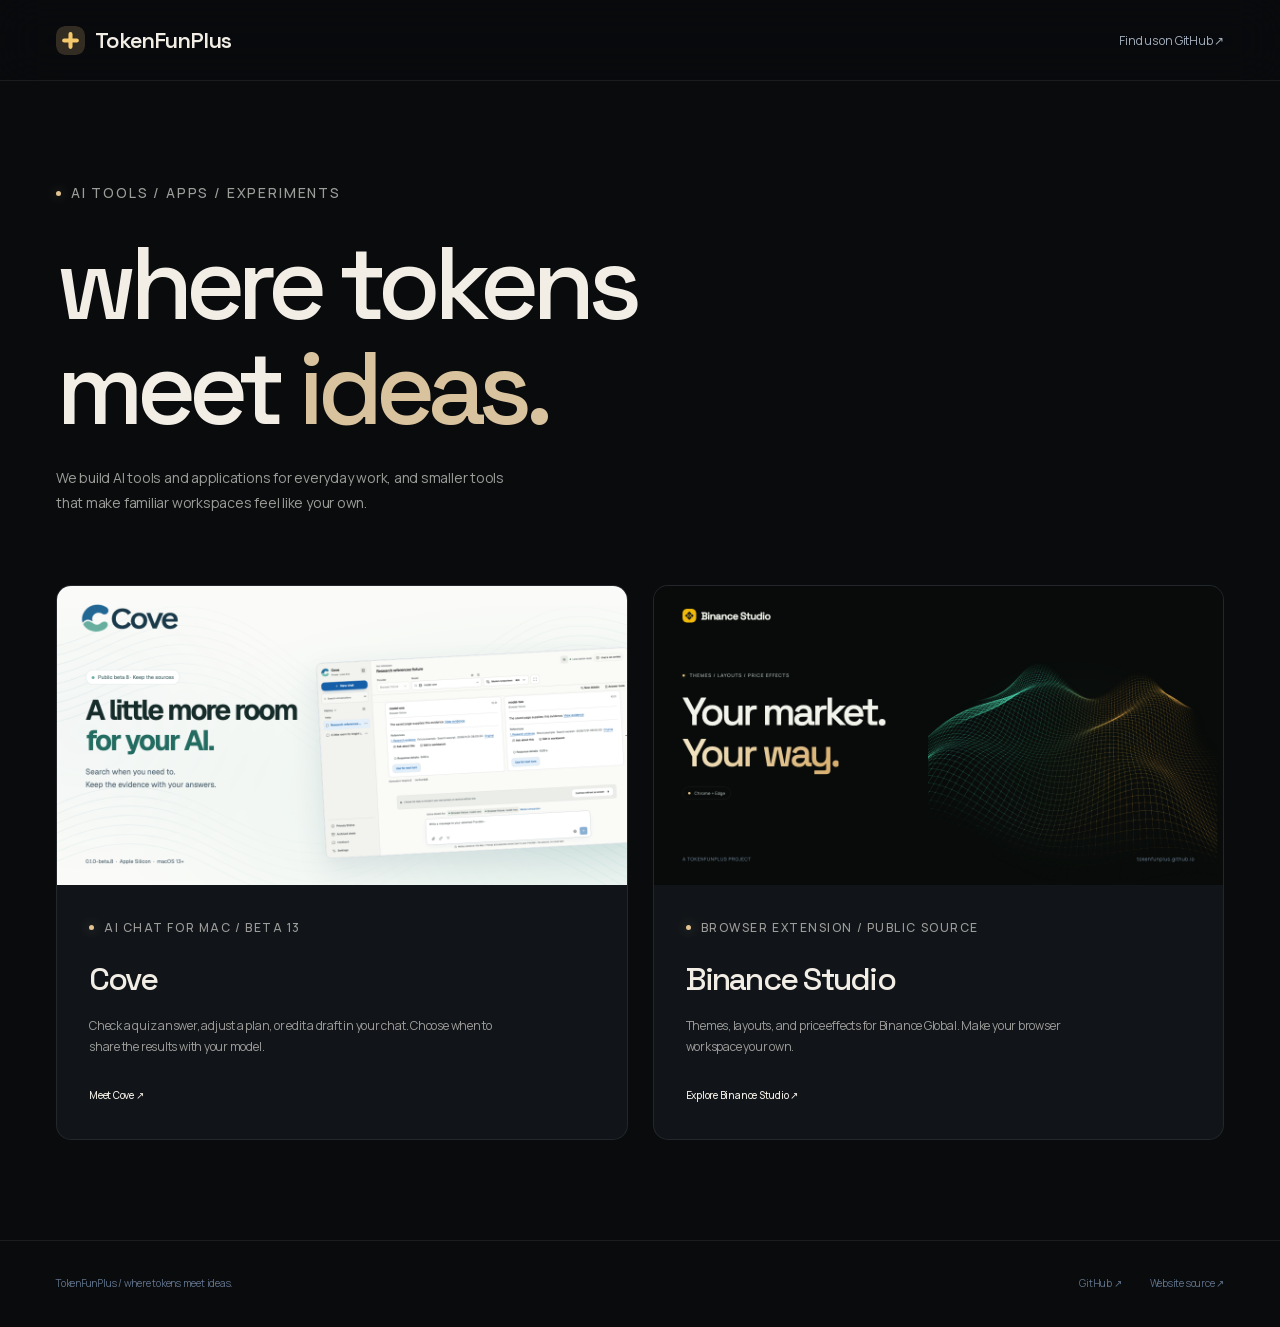
<file: docs/index.html>
<!doctype html>
<html lang="en">
<head>
  <meta charset="utf-8">
  <meta name="viewport" content="width=device-width, initial-scale=1">
  <meta name="theme-color" content="#090b0d">
  <title>TokenFunPlus — Where tokens meet ideas.</title>
  <meta name="description" content="AI tools, applications, and experiments by TokenFunPlus. Explore Cove, an AI chat app for Mac now in public beta, and Binance Studio, a browser customization extension.">
  <link rel="canonical" href="https://tokenfunplus.github.io/">
  <meta property="og:type" content="website">
  <meta property="og:title" content="TokenFunPlus — Where tokens meet ideas.">
  <meta property="og:description" content="AI tools, apps, and experiments. Discover Cove and Binance Studio.">
  <meta property="og:url" content="https://tokenfunplus.github.io/">
  <meta property="og:image" content="https://tokenfunplus.github.io/assets/tokenfunplus-social.png">
  <meta name="twitter:card" content="summary_large_image">
  <link rel="icon" href="assets/icon.svg" type="image/svg+xml">
  <link rel="stylesheet" href="assets/site.css?v=2">
</head>
<body class="home-page">
  <a class="skip-link" href="#main">Skip to content</a>
  <header class="site-header"><div class="container header-inner"><a class="brand" href="./"><img src="assets/icon.svg" width="34" height="34" alt="">TokenFunPlus</a><nav class="header-nav" aria-label="Main navigation"><a href="https://github.com/tokenfunplus">Find us on GitHub ↗</a></nav></div></header>
  <main id="main" class="container">
    <section class="home-hero"><p class="eyebrow">AI tools / Apps / Experiments</p><h1>where tokens<br>meet <span>ideas.</span></h1><p>We build AI tools and applications for everyday work, and smaller tools that make familiar workspaces feel like your own.</p></section>
    <div class="project-grid">
      <a class="project-tile" href="cove/"><img src="assets/cove-social.png?v=8" width="1200" height="630" alt="Cove — Your models. Your workspace."><div class="project-tile-copy"><p class="eyebrow">AI chat for Mac / Beta 13</p><h2>Cove</h2><p>Check a quiz answer, adjust a plan, or edit a draft in your chat. Choose when to share the results with your model.</p><strong>Meet Cove <span aria-hidden="true">↗</span></strong></div></a>
      <a class="project-tile" href="binance-studio/"><img src="assets/binance-social.png?v=2" width="1200" height="630" alt="Binance Studio — A workspace that feels like you."><div class="project-tile-copy"><p class="eyebrow">Browser extension / Public source</p><h2>Binance Studio</h2><p>Themes, layouts, and price effects for Binance Global. Make your browser workspace your own.</p><strong>Explore Binance Studio <span aria-hidden="true">↗</span></strong></div></a>
    </div>
  </main>
  <footer class="site-footer"><div class="container footer-inner"><span>TokenFunPlus / where tokens meet ideas.</span><div class="footer-links"><a href="https://github.com/tokenfunplus">GitHub ↗</a><a href="https://github.com/tokenfunplus/tokenfunplus.github.io">Website source ↗</a></div></div></footer>
</body>
</html>
</file>
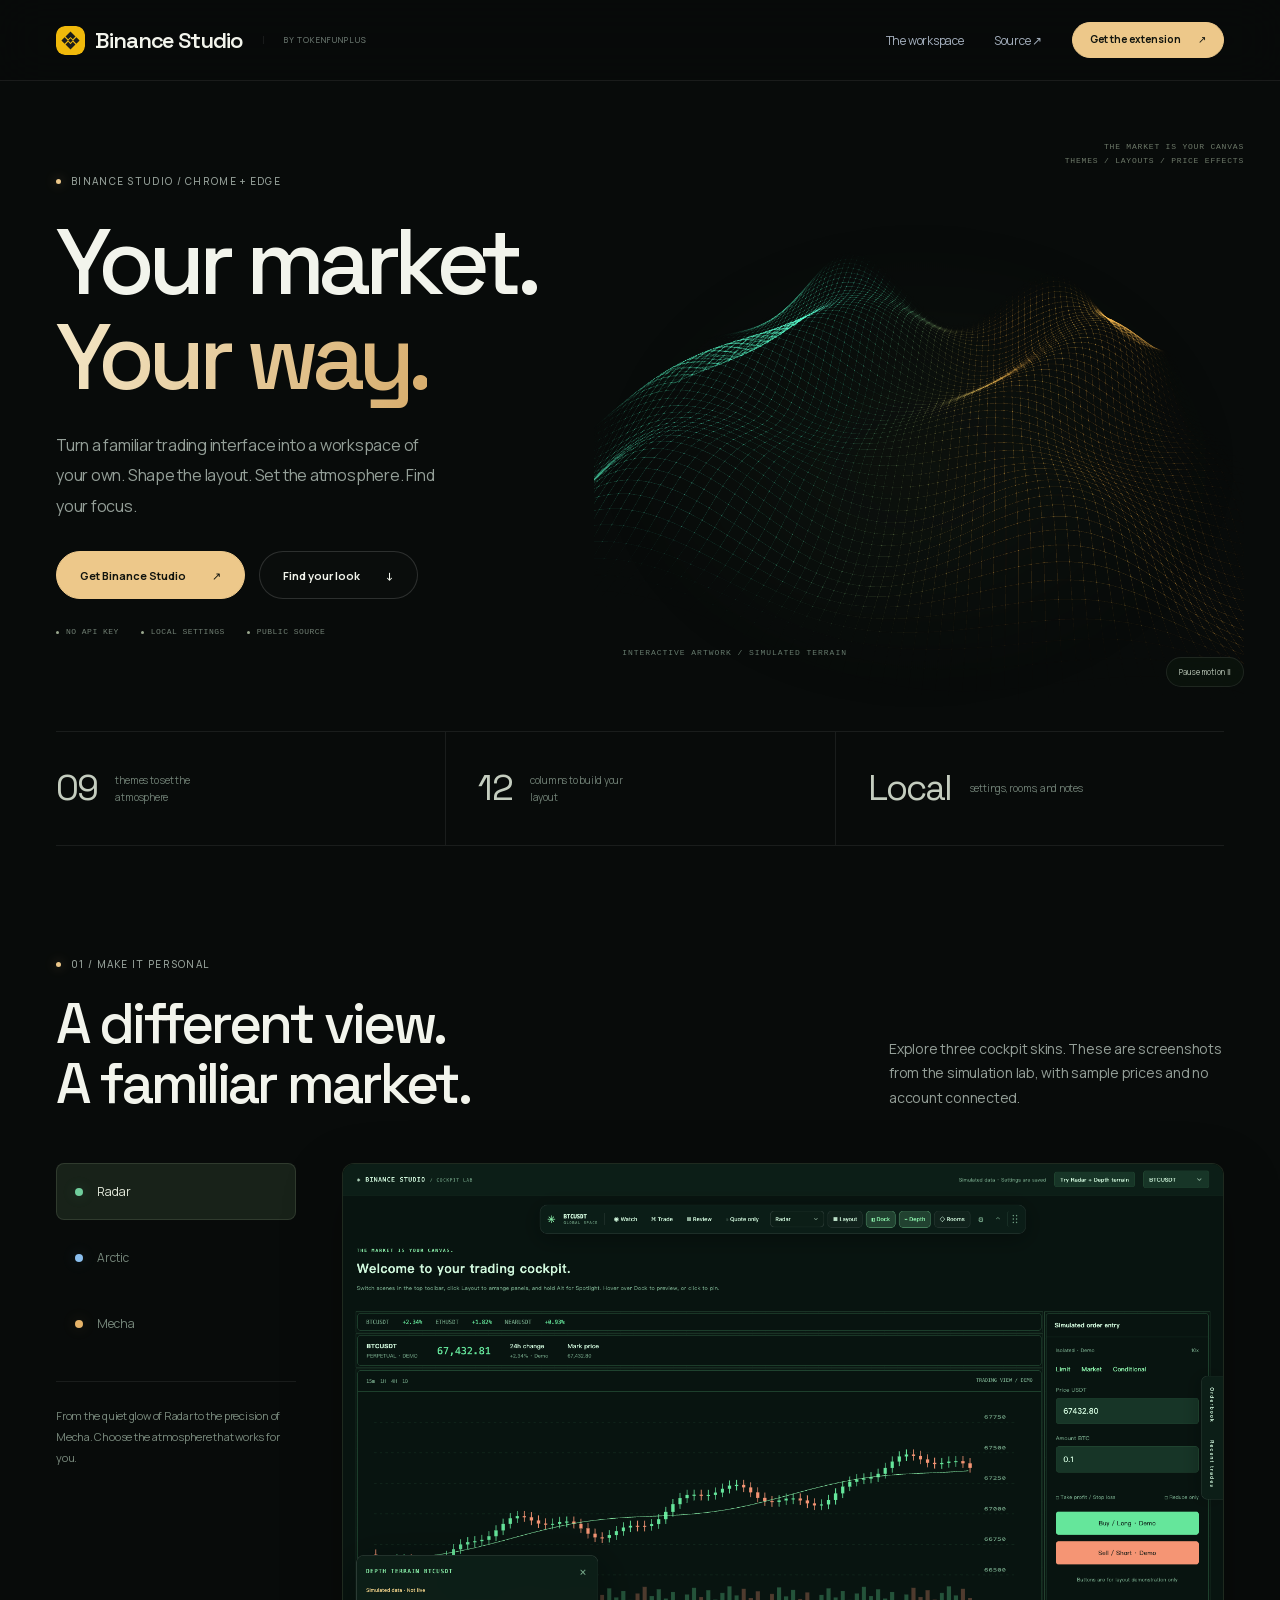
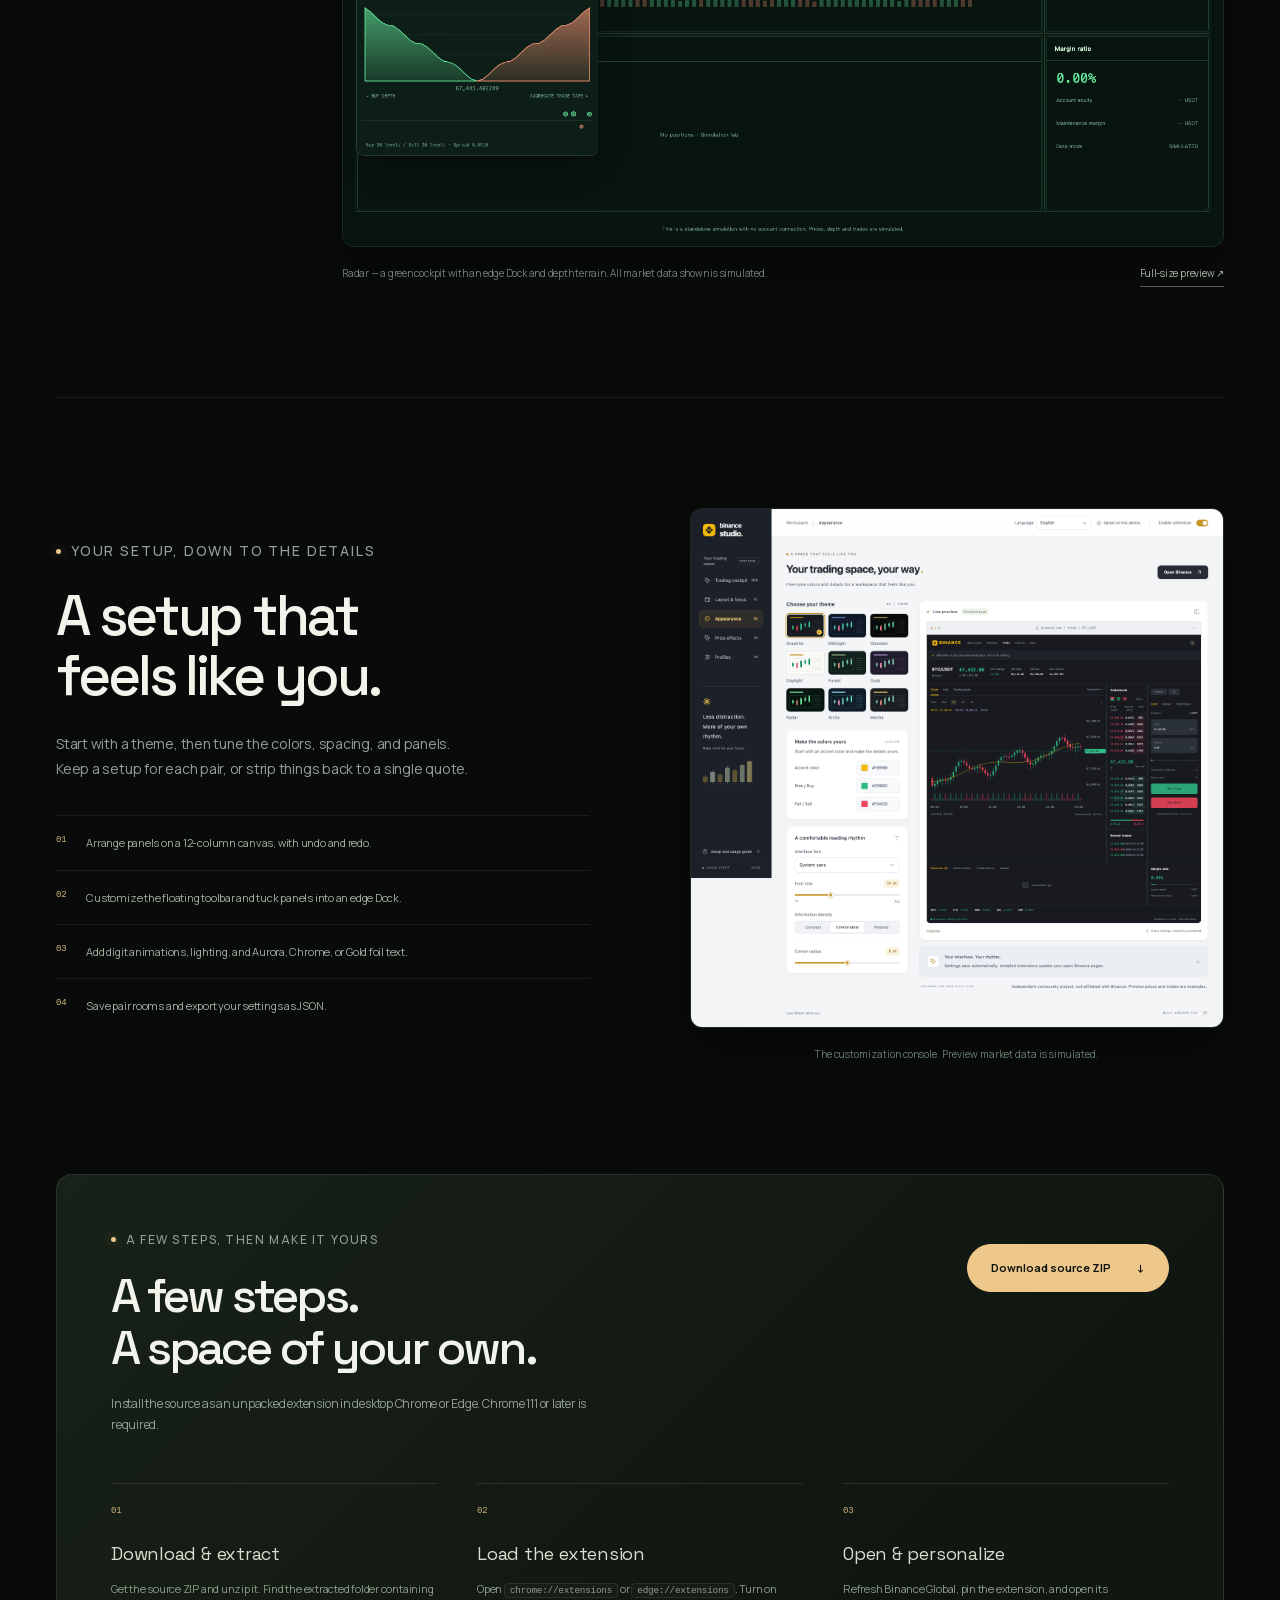
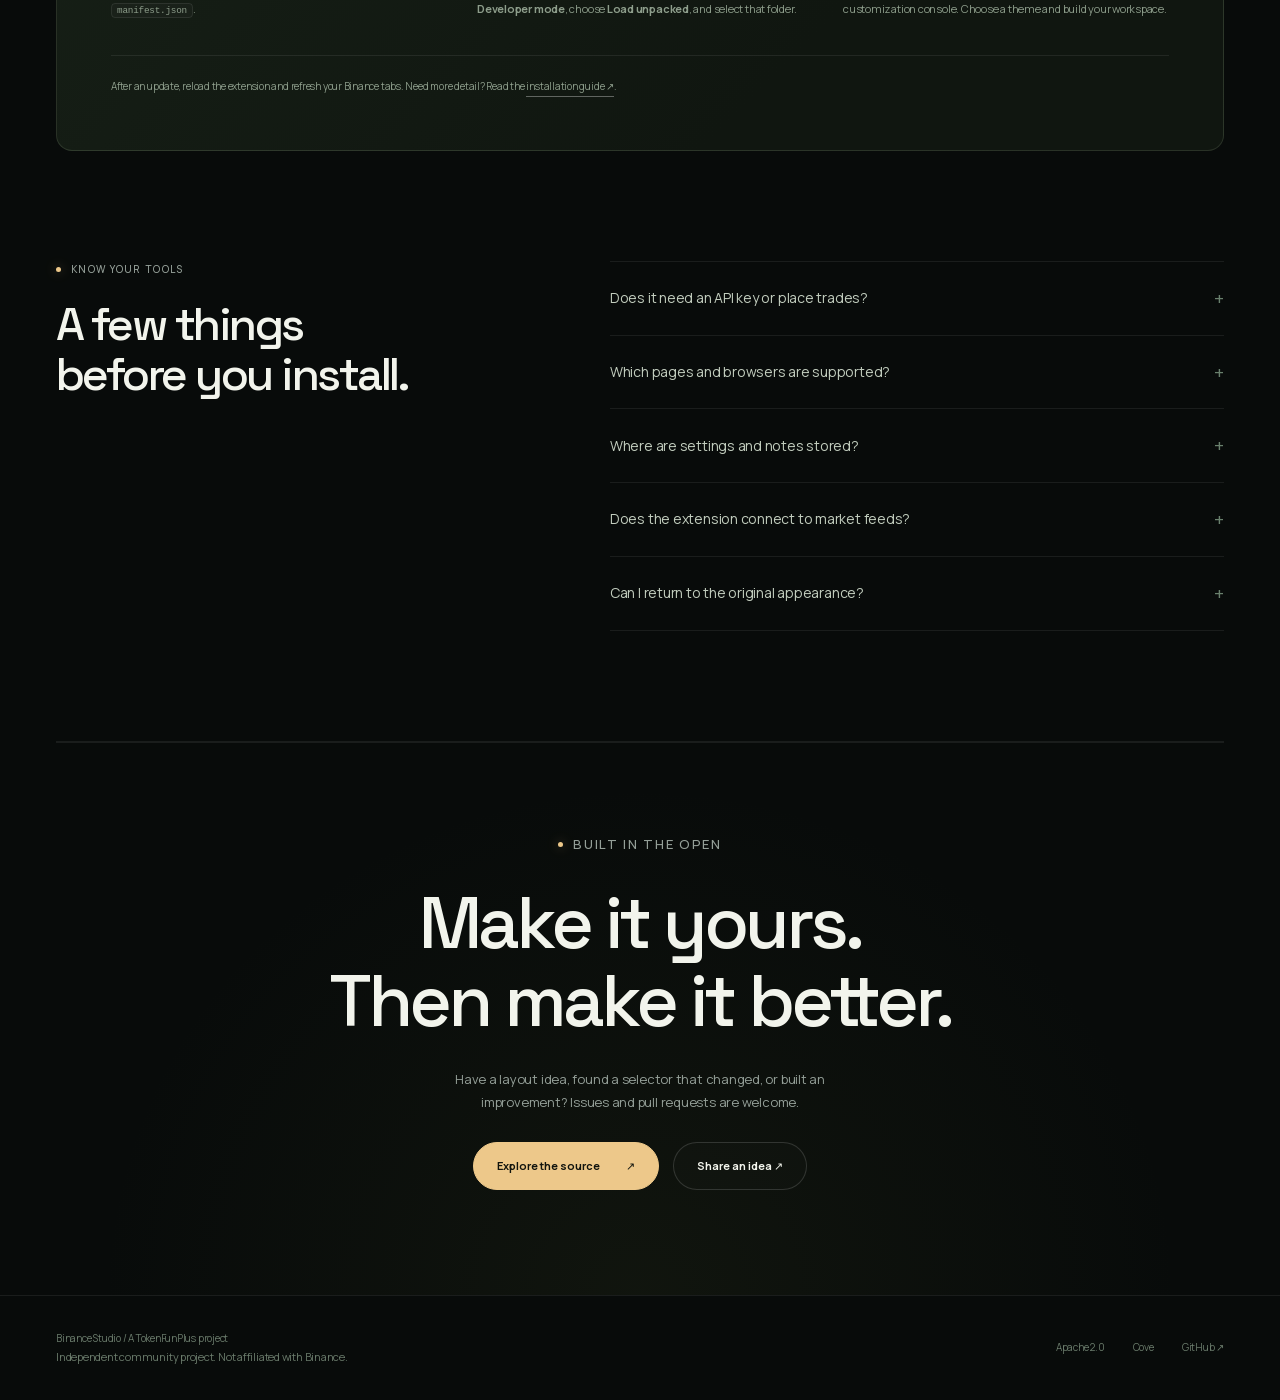
<file: docs/binance-studio/index.html>
<!doctype html>
<html lang="en">
<head>
  <meta charset="utf-8">
  <meta name="viewport" content="width=device-width, initial-scale=1">
  <meta name="theme-color" content="#080b0a">
  <title>Binance Studio — Your market. Your workspace.</title>
  <meta name="description" content="Personalize Binance Global with themes, layouts, and price effects. An independent Chrome and Edge extension by TokenFunPlus. No API key required.">
  <link rel="canonical" href="https://tokenfunplus.github.io/binance-studio/">
  <meta property="og:type" content="website">
  <meta property="og:title" content="Binance Studio — Your market. Your workspace.">
  <meta property="og:description" content="Themes, layouts, and price effects for a Binance workspace of your own. A Chrome / Edge extension with public source.">
  <meta property="og:url" content="https://tokenfunplus.github.io/binance-studio/">
  <meta property="og:image" content="https://tokenfunplus.github.io/assets/binance-social.png?v=2">
  <meta name="twitter:card" content="summary_large_image">
  <link rel="icon" href="icon.svg" type="image/svg+xml">
  <link rel="stylesheet" href="../assets/site.css?v=2">
  <link rel="preload" href="../assets/fonts/space-grotesk-latin.woff2" as="font" type="font/woff2" crossorigin>
  <script src="../assets/site.js?v=2" defer></script>
  <script src="../assets/scenes.js?v=2" defer></script>
</head>
<body class="studio-page">
  <a class="skip-link" href="#main">Skip to content</a>
  <header class="site-header"><div class="container header-inner">
    <a class="brand" href="./" aria-label="Binance Studio home"><img src="icon.svg" width="29" height="29" alt="">Binance Studio<span class="brand-by">BY TOKENFUNPLUS</span></a>
    <button class="menu-toggle" type="button" data-menu-toggle aria-expanded="false" aria-controls="navigation">Menu</button>
    <nav class="header-nav" id="navigation" data-navigation aria-label="Main navigation"><a href="#workspace">The workspace</a><a href="https://github.com/tokenfunplus/binance-theme">Source ↗</a><a class="button accent small-button" href="#install">Get the extension <span aria-hidden="true">↗</span></a></nav>
  </div></header>
  <main id="main">
    <section class="hero-shell" aria-labelledby="hero-title">
      <div class="container hero-grid">
        <div class="hero-copy"><p class="eyebrow">Binance Studio / Chrome + Edge</p><h1 class="hero-title" id="hero-title">Your market.<br><span>Your way.</span></h1><p class="intro">Turn a familiar trading interface into a workspace of your own. Shape the layout. Set the atmosphere. Find your focus.</p><div class="actions"><a class="button accent" href="#install">Get Binance Studio <span aria-hidden="true">↗</span></a><a class="button secondary" href="#workspace">Find your look <span aria-hidden="true">↓</span></a></div><div class="hero-specs"><span>NO API KEY</span><span>LOCAL SETTINGS</span><span>PUBLIC SOURCE</span></div></div>
        <div class="scene" data-scene="terrain"><img class="scene-fallback" src="../assets/terrain.svg" alt="" width="800" height="600" aria-hidden="true"><canvas aria-hidden="true"></canvas><p class="scene-coordinate" aria-hidden="true">THE MARKET IS YOUR CANVAS<br>THEMES / LAYOUTS / PRICE EFFECTS</p><p class="scene-note" aria-hidden="true">Interactive artwork / simulated terrain</p><button class="motion-toggle" data-motion-toggle type="button" hidden aria-pressed="false">Pause motion Ⅱ</button></div>
      </div>
      <div class="container studio-band" aria-label="Customization features"><div><strong>09</strong><span>themes to set the atmosphere</span></div><div><strong>12</strong><span>columns to build your layout</span></div><div><strong>Local</strong><span>settings, rooms, and notes</span></div></div>
    </section>

    <section class="container section" id="workspace" aria-labelledby="workspace-title">
      <div class="section-head"><div><p class="eyebrow">01 / Make it personal</p><h2 id="workspace-title">A different view.<br>A familiar market.</h2></div><p>Explore three cockpit skins. These are screenshots from the simulation lab, with sample prices and no account connected.</p></div>
      <div class="gallery-layout"><div>
      <div class="gallery-tabs" role="group" aria-label="Preview cockpit skins">
        <button class="gallery-tab" type="button" style="--swatch:#70cd9c" aria-pressed="true" data-gallery-image="assets/cockpit-lab.png" data-gallery-alt="Radar cockpit in the simulation lab, with green panels, a floating toolbar, and a depth terrain window." data-gallery-caption="Radar — a green cockpit with an edge Dock and depth terrain. All market data shown is simulated.">Radar</button>
        <button class="gallery-tab" type="button" style="--swatch:#8bbfee" aria-pressed="false" data-gallery-image="assets/skin-arctic.png" data-gallery-alt="Arctic cockpit in the simulation lab, with ice-blue accents and rounded panels." data-gallery-caption="Arctic — ice-blue accents and rounded panels. All market data shown is simulated.">Arctic</button>
        <button class="gallery-tab" type="button" style="--swatch:#e5b369" aria-pressed="false" data-gallery-image="assets/skin-mecha.png" data-gallery-alt="Mecha cockpit in the simulation lab, with amber accents, monospace typography, and square panels." data-gallery-caption="Mecha — amber accents, monospace type, and square panels. All market data shown is simulated.">Mecha</button>
      </div>
      <p class="gallery-intro">From the quiet glow of Radar to the precision of Mecha. Choose the atmosphere that works for you.</p></div>
        <div><div class="browser-frame"><img class="gallery-image" data-gallery-preview src="assets/cockpit-lab.png" width="1600" height="1240" loading="lazy" alt="Radar cockpit in the simulation lab, with green panels, a floating toolbar, and a depth terrain window."></div><div class="gallery-bottom"><p data-gallery-description aria-live="polite">Radar — a green cockpit with an edge Dock and depth terrain. All market data shown is simulated.</p><a class="text-link" data-gallery-link href="assets/cockpit-lab.png" target="_blank" rel="noopener">Full-size preview ↗</a></div></div>
      </div>
      <noscript><p class="preview-caption">More previews: <a class="text-link" href="assets/skin-arctic.png">Arctic</a> · <a class="text-link" href="assets/skin-mecha.png">Mecha</a></p></noscript>
    </section>
    <div class="container"><hr class="rule"></div>

    <section class="container section studio-feature-grid" aria-labelledby="details-title">
      <div><p class="eyebrow">Your setup, down to the details</p><h2 id="details-title">A setup that<br>feels like you.</h2><p>Start with a theme, then tune the colors, spacing, and panels. Keep a setup for each pair, or strip things back to a single quote.</p><div class="compact-features"><div><b>01</b><span>Arrange panels on a 12-column canvas, with undo and redo.</span></div><div><b>02</b><span>Customize the floating toolbar and tuck panels into an edge Dock.</span></div><div><b>03</b><span>Add digit animations, lighting, and Aurora, Chrome, or Gold foil text.</span></div><div><b>04</b><span>Save pair rooms and export your settings as JSON.</span></div></div></div>
      <figure><div class="browser-frame"><img class="console-image" src="assets/customization-console.png" loading="lazy" width="1440" height="1404" alt="Binance Studio customization console with theme palettes, accent colors, typography, and a simulated trading preview."></div><figcaption class="preview-caption">The customization console. Preview market data is simulated.</figcaption></figure>
    </section>

    <section class="container" id="install" aria-labelledby="install-title">
      <div class="installation">
        <div class="installation-top"><div><p class="eyebrow">A few steps, then make it yours</p><h2 id="install-title">A few steps.<br>A space of your own.</h2><p>Install the source as an unpacked extension in desktop Chrome or Edge. Chrome 111 or later is required.</p></div><a class="button accent" href="https://github.com/tokenfunplus/binance-theme/archive/refs/heads/main.zip">Download source ZIP <span aria-hidden="true">↓</span></a></div>
        <ol class="install-steps"><li><strong>Download &amp; extract</strong>Get the source ZIP and unzip it. Find the extracted folder containing <span class="code">manifest.json</span>.</li><li><strong>Load the extension</strong>Open <span class="code">chrome://extensions</span> or <span class="code">edge://extensions</span>. Turn on <b>Developer mode</b>, choose <b>Load unpacked</b>, and select that folder.</li><li><strong>Open &amp; personalize</strong>Refresh Binance Global, pin the extension, and open its customization console. Choose a theme and build your workspace.</li></ol>
        <p class="install-note">After an update, reload the extension and refresh your Binance tabs. Need more detail? Read the <a class="text-link" href="https://github.com/tokenfunplus/binance-theme#install">installation guide ↗</a>.</p>
      </div>
    </section>

    <section class="container section faq" aria-labelledby="questions-title">
      <div><p class="eyebrow">Know your tools</p><h2 id="questions-title">A few things<br>before you install.</h2></div>
      <div>
        <details><summary>Does it need an API key or place trades?</summary><p>No API key is required. Binance Studio changes appearance and layout, and does not change order-submission logic. It is an independent community project, not an official Binance product.</p></details>
        <details><summary>Which pages and browsers are supported?</summary><p>Desktop Chrome and Edge on Binance Global at www.binance.com and binance.com. Binance.US and separate regional domains are not supported. Full layout editing requires a recognized futures grid. Site changes can affect compatibility; live trading-page end-to-end acceptance testing is still pending.</p></details>
        <details><summary>Where are settings and notes stored?</summary><p>Settings, pair rooms, and notes stay in local extension storage and are not synced through your browser account. Exported profiles include private notes, so review them before sharing. Uninstalling removes extension storage.</p></details>
        <details><summary>Does the extension connect to market feeds?</summary><p>Optional depth terrain connects to public depth and trade streams for the current pair. It is off by default and does not send notes, balances, orders, or account information. The website previews use simulated data.</p></details>
        <details><summary>Can I return to the original appearance?</summary><p>Turn off Enable extension in the popup to remove its injected styles and panel markers. The extension restores the native presentation. Saved settings remain available when you enable it again.</p></details>
      </div>
    </section>

    <div class="container"><hr class="rule"></div>
    <section class="container closing" aria-labelledby="closing-title"><p class="eyebrow">Built in the open</p><h2 id="closing-title">Make it yours.<br>Then make it better.</h2><p>Have a layout idea, found a selector that changed, or built an improvement? Issues and pull requests are welcome.</p><div class="actions"><a class="button accent" href="https://github.com/tokenfunplus/binance-theme">Explore the source <span aria-hidden="true">↗</span></a><a class="button secondary" href="https://github.com/tokenfunplus/binance-theme/issues">Share an idea ↗</a></div></section>
  </main>

  <footer class="site-footer"><div class="container footer-inner"><div><a href="../">Binance Studio / A TokenFunPlus project</a><p class="small">Independent community project. Not affiliated with Binance.</p></div><div class="footer-links"><a href="https://github.com/tokenfunplus/binance-theme/blob/main/LICENSE">Apache 2.0</a><a href="../cove/">Cove</a><a href="https://github.com/tokenfunplus">GitHub ↗</a></div></div></footer>
</body>
</html>
</file>
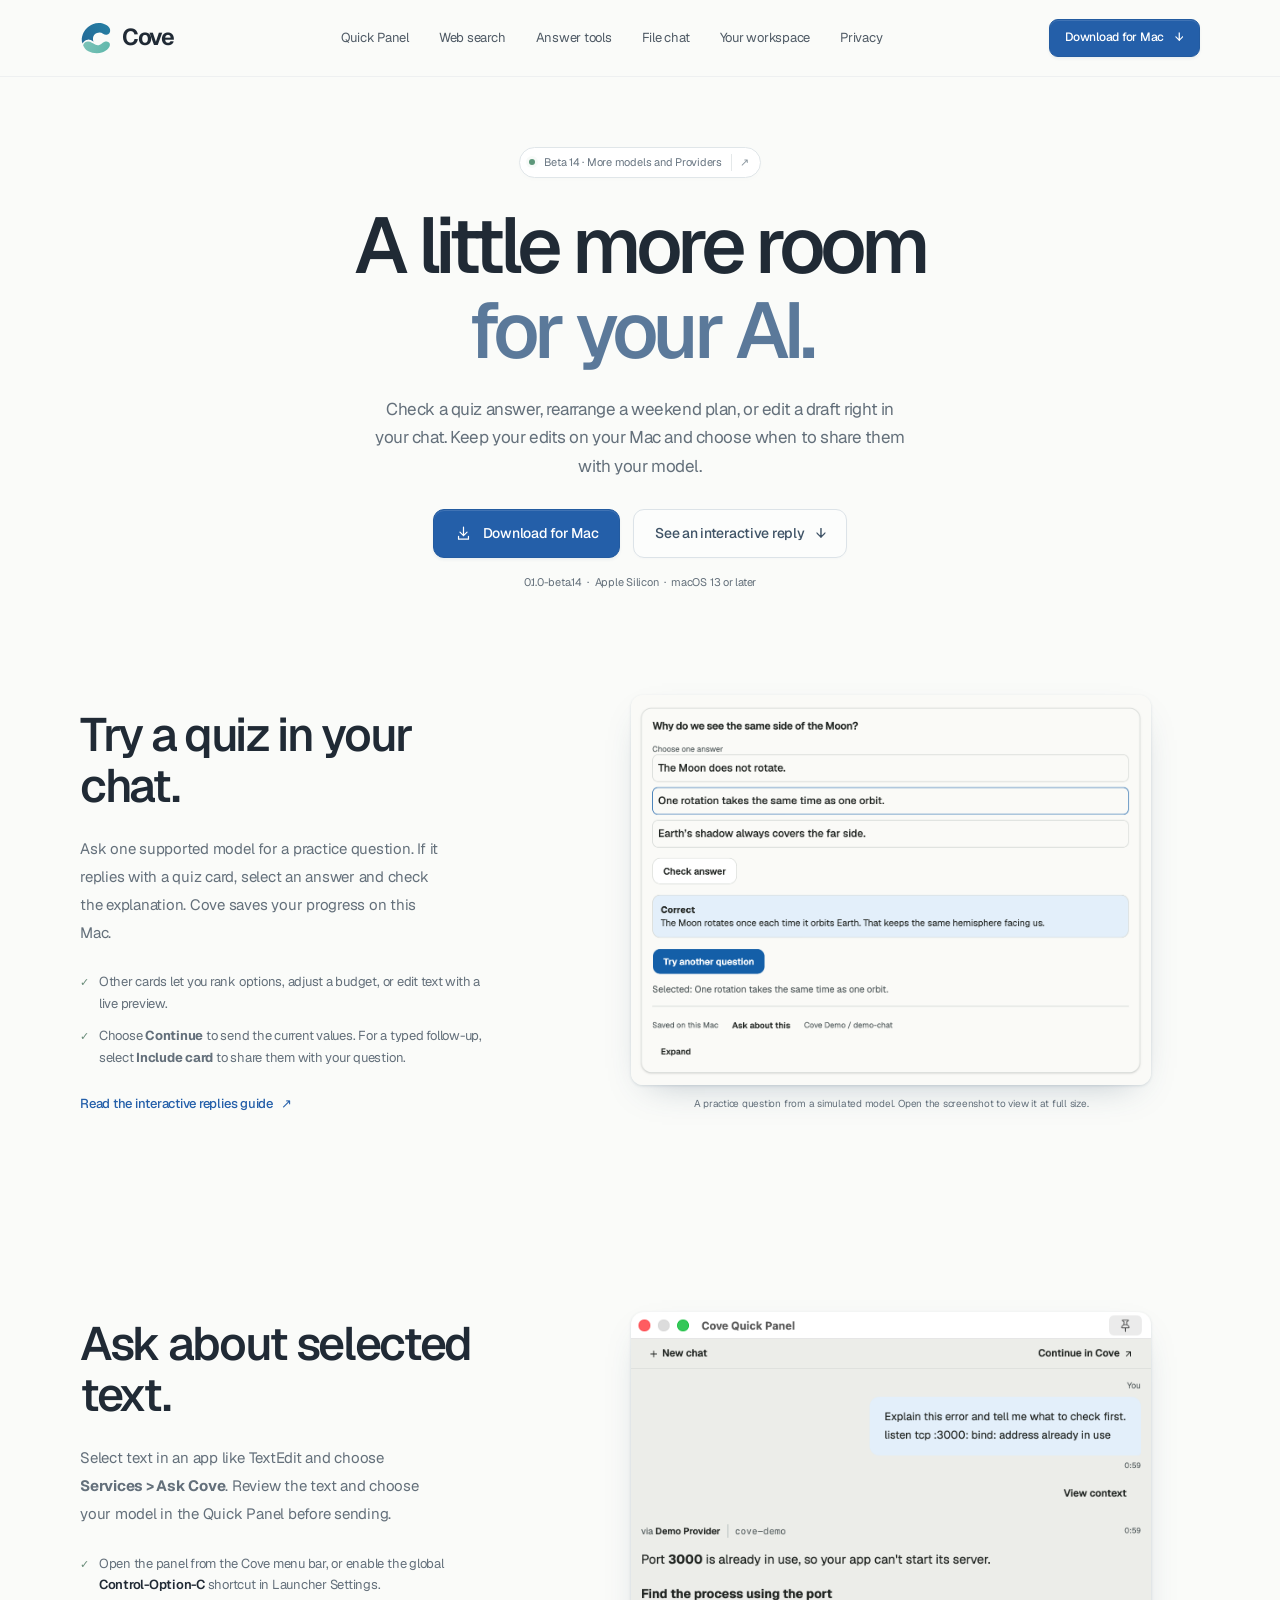
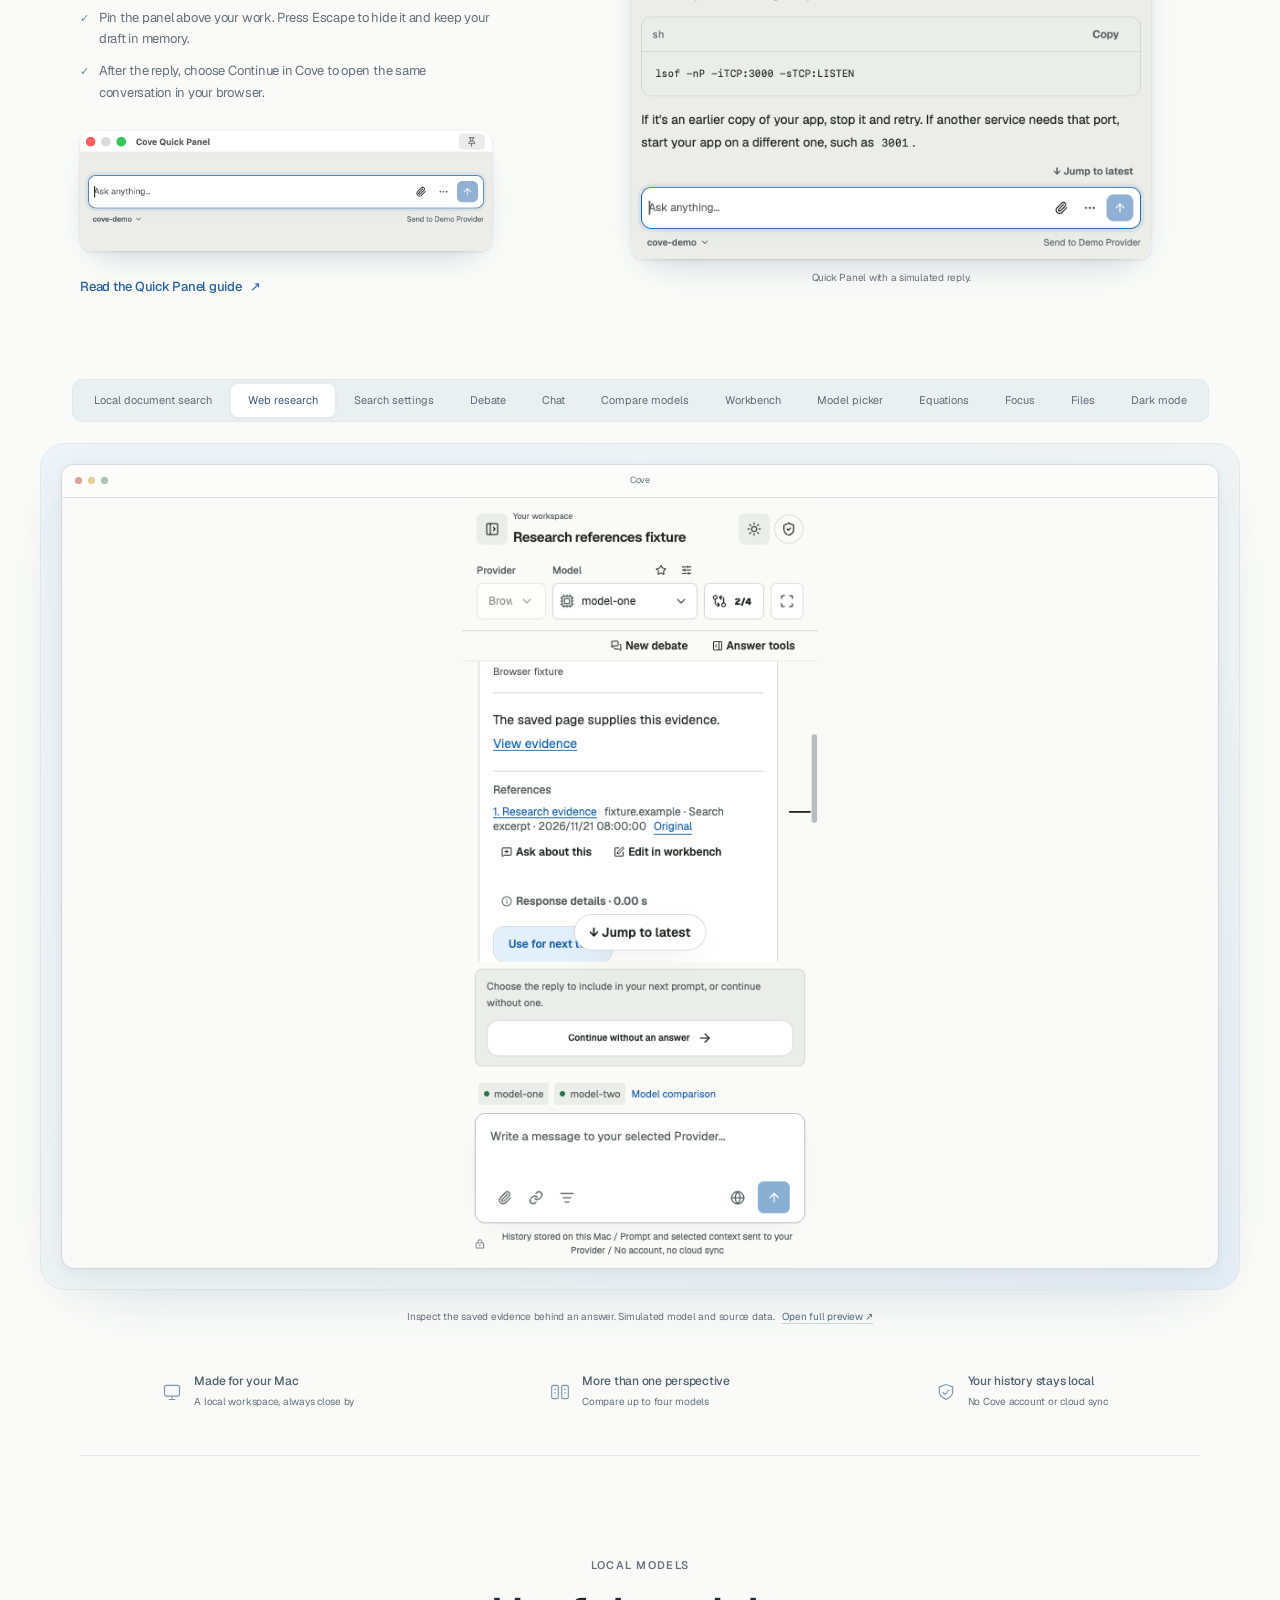
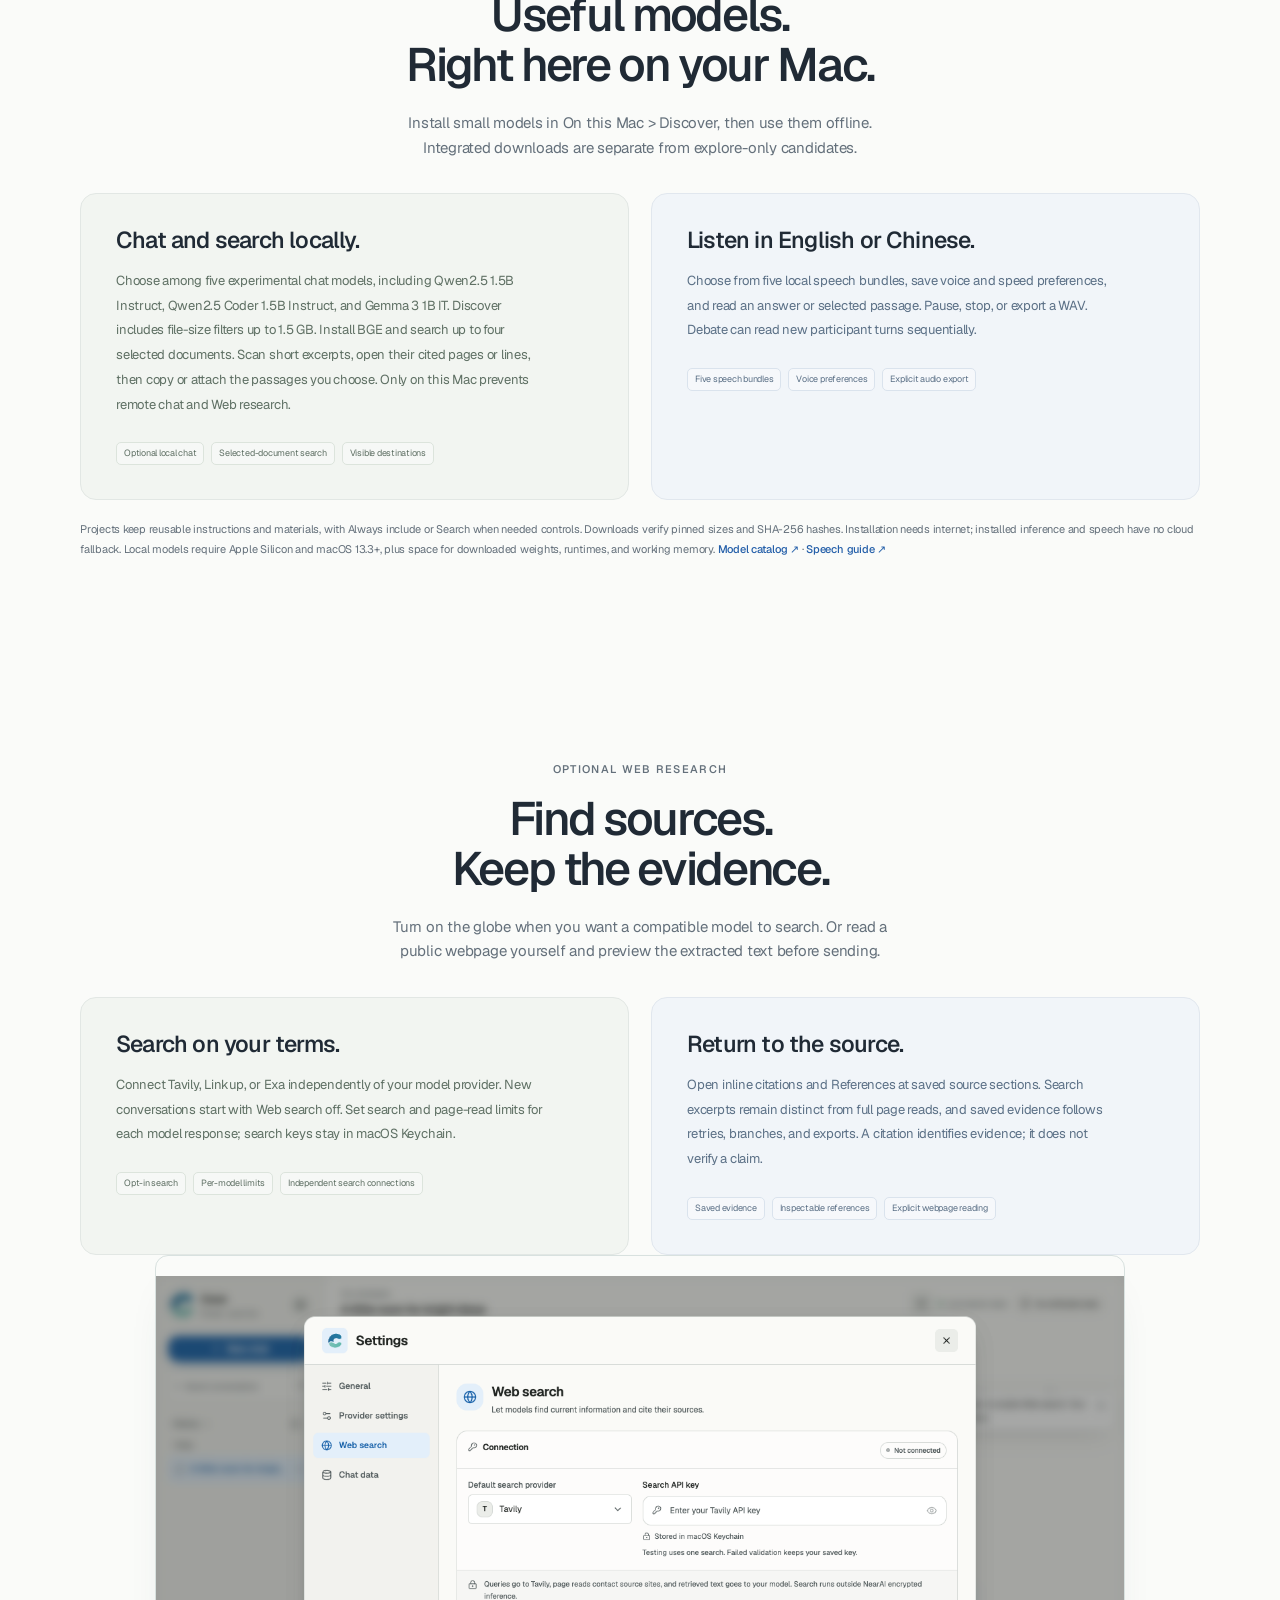
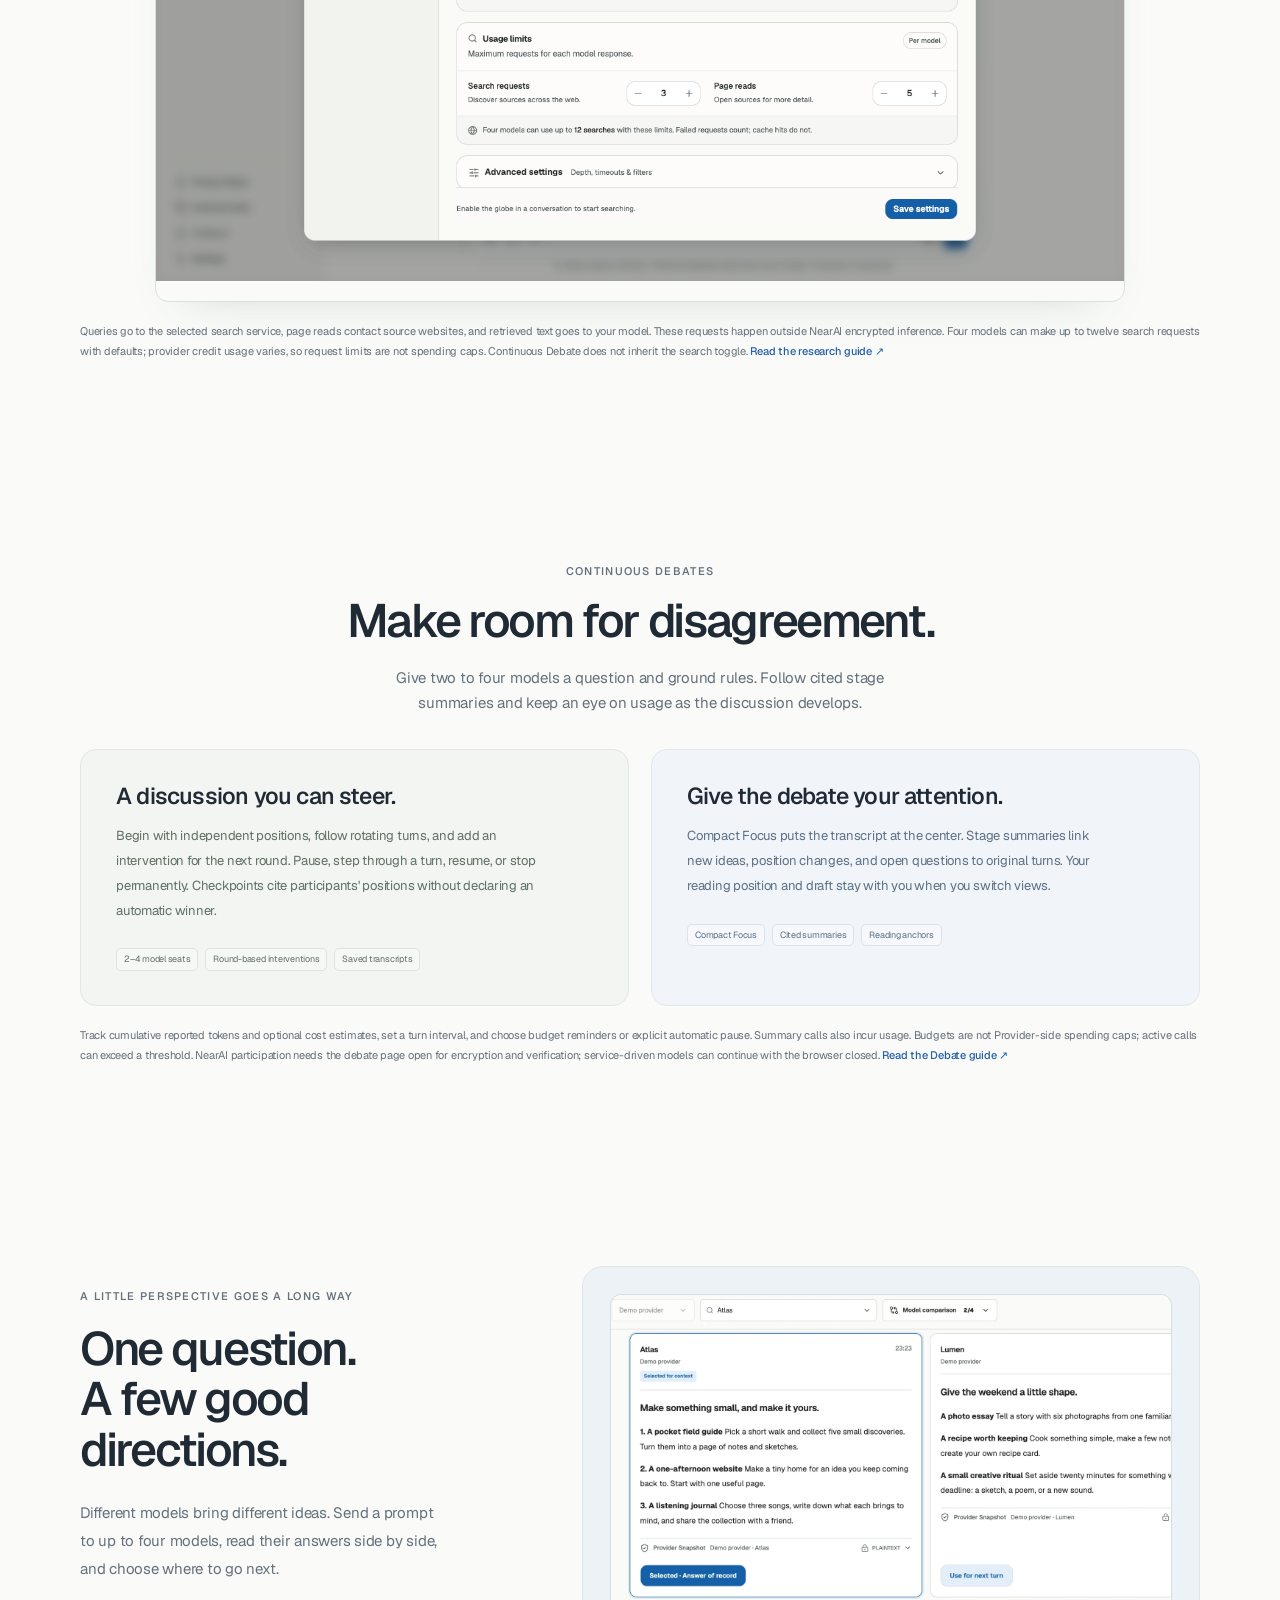
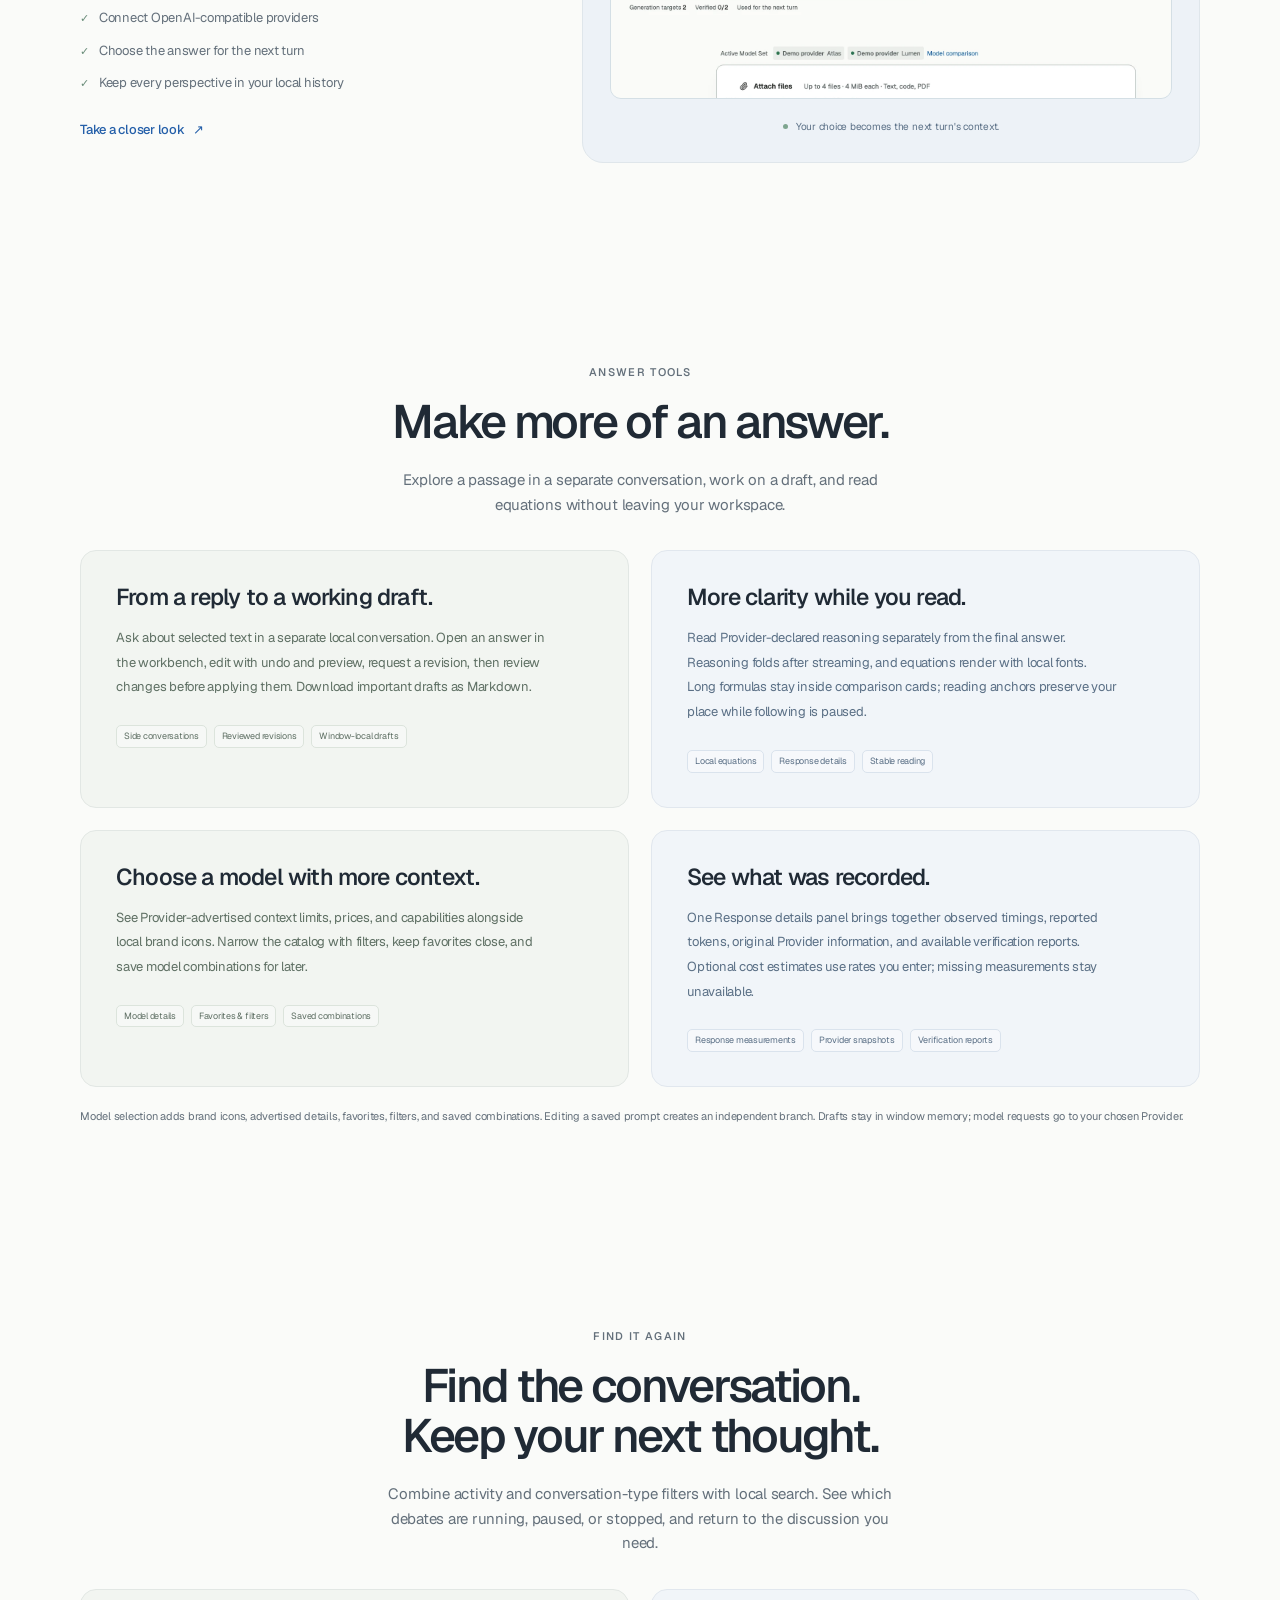
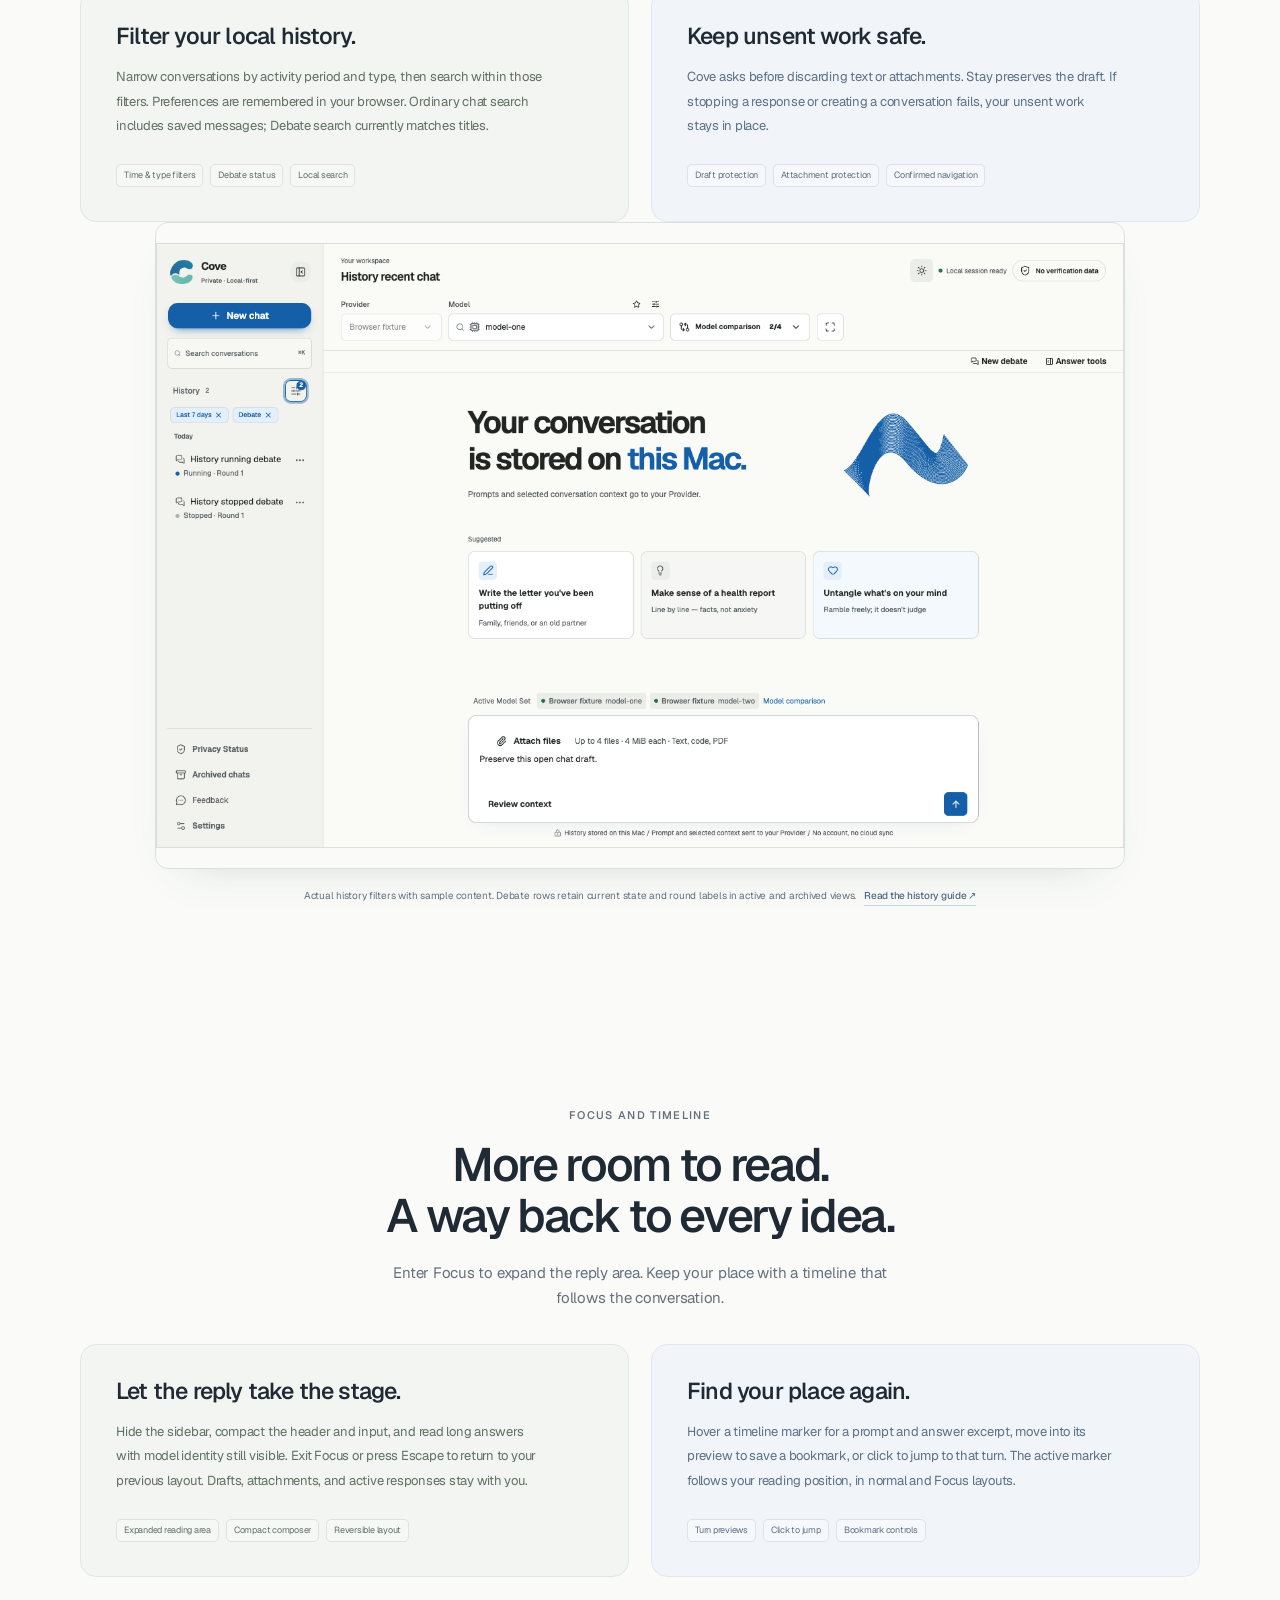
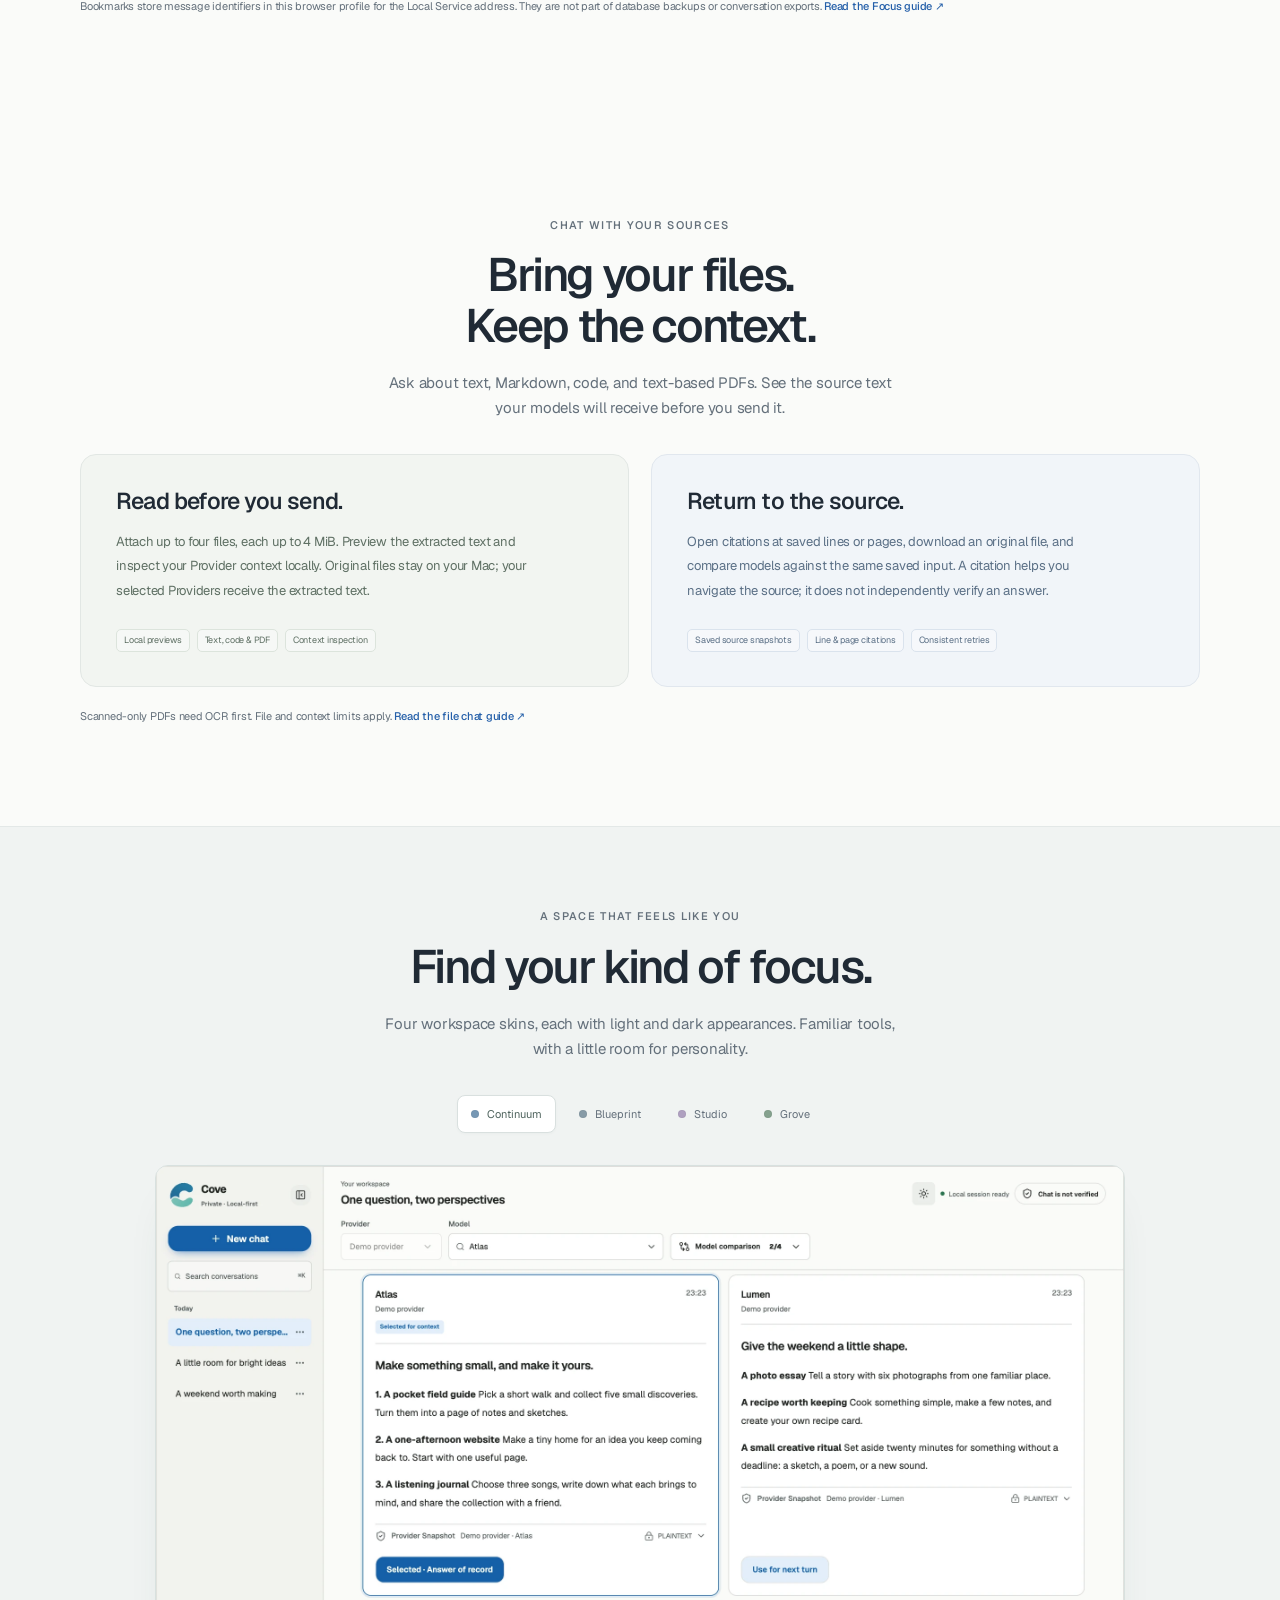
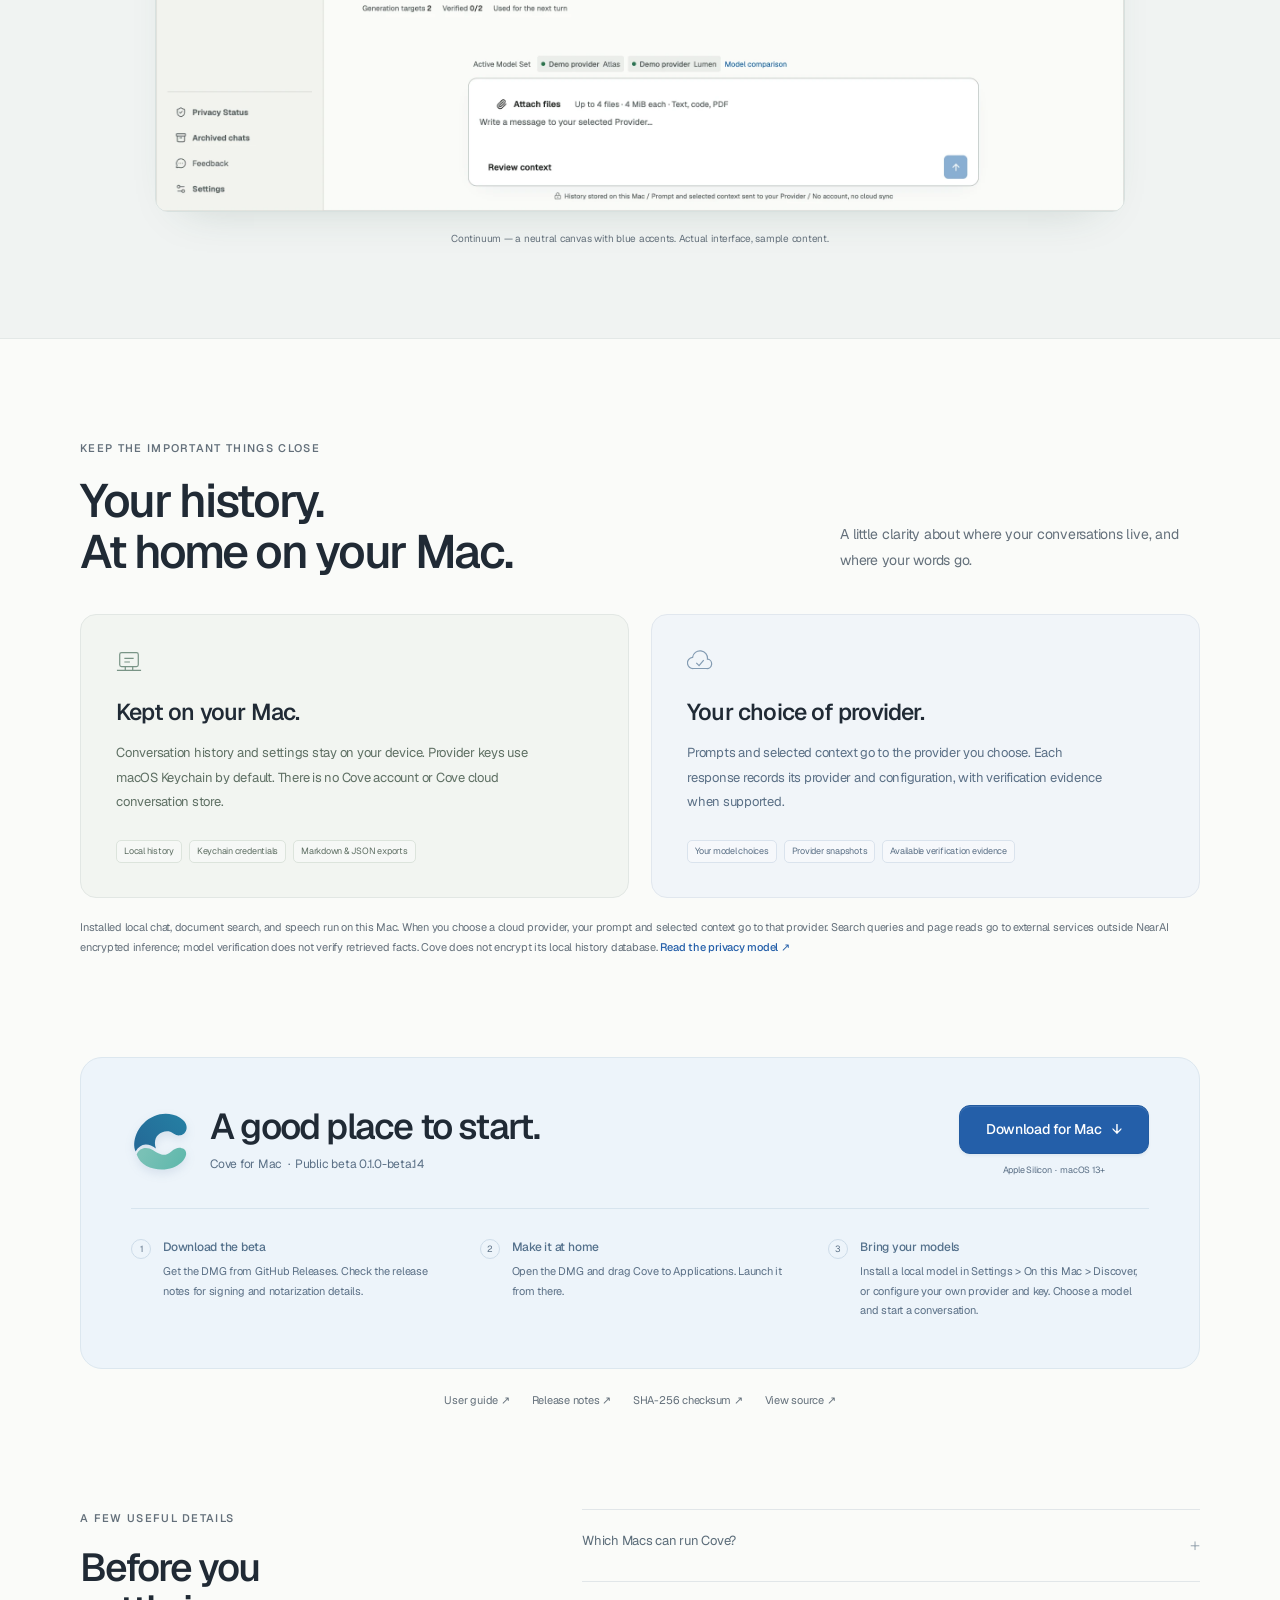
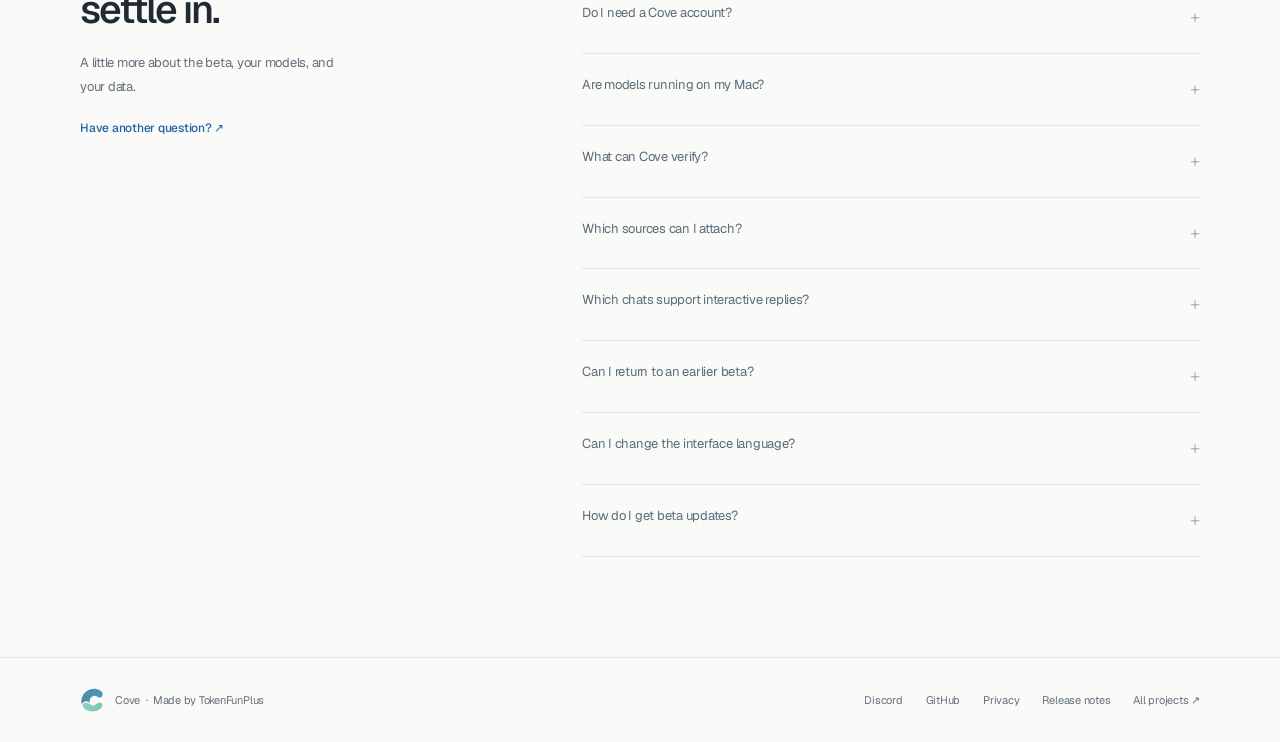
<file: docs/cove/index.html>
<!doctype html>
<html lang="en">
<head>
  <meta charset="utf-8">
  <meta name="viewport" content="width=device-width, initial-scale=1">
  <meta name="theme-color" content="#fafbf9">
  <title>Cove — A little more room for your AI.</title>
  <meta name="description" content="A local-first AI chat app for Mac. Choose cloud and local Provider presets, or install more offline chat models. Download Cove 0.1.0-beta.14.">
  <link rel="canonical" href="https://tokenfunplus.github.io/cove/">
  <meta property="og:type" content="website">
  <meta property="og:title" content="Cove — A little more room for your AI.">
  <meta property="og:description" content="Add cloud or local Providers and try Qwen2.5 1.5B or Gemma 3 1B on your Mac. Cove 0.1.0-beta.14 is available now.">
  <meta property="og:url" content="https://tokenfunplus.github.io/cove/">
  <meta property="og:image" content="https://tokenfunplus.github.io/assets/cove-social.png?v=8">
  <meta property="og:image:width" content="1200">
  <meta property="og:image:height" content="630">
  <meta name="twitter:card" content="summary_large_image">
  <link rel="icon" href="icon.svg?v=4" type="image/svg+xml">
  <link rel="preload" href="assets/geist-latin.woff2" as="font" type="font/woff2" crossorigin>
  <link rel="stylesheet" href="cove.css?v=6">
  <script src="cove.js?v=4" defer></script>
</head>
<body>
  <a class="skip-link" href="#main">Skip to content</a>
  <header class="site-header">
    <div class="wrap header-inner">
      <a class="brand" href="./" aria-label="Cove home"><img src="icon.svg?v=4" width="32" height="32" alt="">Cove</a>
      <nav class="navigation" id="navigation" data-navigation aria-label="Main navigation">
        <a href="#quick-panel">Quick Panel</a><a href="#web-search">Web search</a><a href="#answer-tools">Answer tools</a><a href="#files">File chat</a><a href="#workspace">Your workspace</a><a href="#privacy">Privacy</a>
      </nav>
      <button class="menu-toggle" data-menu type="button" aria-controls="navigation" aria-expanded="false">Menu</button>
      <a class="button compact header-download" href="https://github.com/tokenfunplus/cove/releases/download/v0.1.0-beta.14/Cove-0.1.0-beta.14-arm64.dmg">Download for Mac <span aria-hidden="true">↓</span></a>
    </div>
  </header>

  <main id="main">
    <section class="hero" aria-labelledby="hero-title">
      <a class="release-badge" href="https://github.com/tokenfunplus/cove/releases/tag/v0.1.0-beta.14">Beta 14 · More models and Providers <span aria-hidden="true">↗</span></a>
      <h1 id="hero-title">A little more room<br><span>for your AI.</span></h1>
      <p class="intro">Check a quiz answer, rearrange a weekend plan, or edit a draft right in your chat. Keep your edits on your Mac and choose when to share them with your model.</p>
      <div class="hero-actions">
        <a class="button" href="https://github.com/tokenfunplus/cove/releases/download/v0.1.0-beta.14/Cove-0.1.0-beta.14-arm64.dmg"><svg viewBox="0 0 24 24" fill="none" stroke="currentColor" stroke-width="1.7" aria-hidden="true"><path d="M12 3v12m-5-5 5 5 5-5M5 16v4h14v-4" stroke-linecap="round" stroke-linejoin="round"/></svg>Download for Mac</a>
        <a class="button secondary" href="#interactive-replies">See an interactive reply <span aria-hidden="true">↓</span></a>
      </div>
      <p class="system-note">0.1.0-beta.14 &nbsp;·&nbsp; Apple Silicon &nbsp;·&nbsp; macOS 13 or later</p>
    </section>

    <section class="wrap section feature-split" id="interactive-replies" aria-labelledby="interactive-title">
      <div class="feature-copy">
        <h2 id="interactive-title">Try a quiz in your chat.</h2>
        <p>Ask one supported model for a practice question. If it replies with a quiz card, select an answer and check the explanation. Cove saves your progress on this Mac.</p>
        <ul class="feature-list">
          <li>Other cards let you rank options, adjust a budget, or edit text with a live preview.</li>
          <li><span>Choose <strong>Continue</strong> to send the current values. For a typed follow-up, select <strong>Include card</strong> to share them with your question.</span></li>
        </ul>
        <a class="text-link" href="https://github.com/tokenfunplus/cove/blob/v0.1.0-beta.14/docs/user-guide.md#try-interactive-replies">Read the interactive replies guide <span aria-hidden="true">↗</span></a>
      </div>
      <figure class="quick-panel-capture">
        <a href="assets/interactive-quiz-beta13.png"><img src="assets/interactive-quiz-beta13.png" width="1188" height="893" alt="Moon quiz in Cove with the correct answer selected and the explanation visible." loading="lazy"></a>
        <figcaption class="preview-caption">A practice question from a simulated model. Open the screenshot to view it at full size.</figcaption>
      </figure>
    </section>

    <section class="wrap section feature-split quick-panel" id="quick-panel" aria-labelledby="quick-panel-title">
      <div class="feature-copy">
        <h2 id="quick-panel-title">Ask about selected text.</h2>
        <p>Select text in an app like TextEdit and choose <strong>Services &gt; Ask Cove</strong>. Review the text and choose your model in the Quick Panel before sending.</p>
        <ul class="feature-list">
          <li><span>Open the panel from the Cove menu bar, or enable the global <kbd>Control-Option-C</kbd> shortcut in Launcher Settings.</span></li>
          <li>Pin the panel above your work. Press Escape to hide it and keep your draft in memory.</li>
          <li>After the reply, choose Continue in Cove to open the same conversation in your browser.</li>
        </ul>
        <img class="quick-panel-compact" src="assets/cove-quick-panel-compact.png" width="1240" height="360" alt="The native Cove Quick Panel, with keyboard focus in the empty composer." loading="lazy">
        <a class="text-link" href="https://github.com/tokenfunplus/cove/blob/v0.1.0-beta.14/docs/user-guide.md#use-the-quick-panel">Read the Quick Panel guide <span aria-hidden="true">↗</span></a>
      </div>
      <figure class="quick-panel-capture">
        <img src="assets/cove-quick-panel-answer.png" width="1240" height="1304" alt="The expanded Quick Panel with a sample port error, an explanation, and the Continue in Cove button." loading="lazy">
        <figcaption class="preview-caption">Quick Panel with a simulated reply.</figcaption>
      </figure>
    </section>

    <section class="wide product-section reveal" id="preview" aria-label="Explore the Cove workspace">
      <div class="preview-controls"><div class="segmented js-only" role="group" aria-label="Choose a workspace preview">
        <button type="button" aria-pressed="false" data-preview-src="assets/local-document-search-beta12.png" data-mobile-src="assets/local-document-search-beta12.png" data-preview-alt="Cove local document search with three synthetic PDF excerpts, page references, and two selected passages." data-preview-caption="Review short excerpts, then open the original pages that Cove cites. Synthetic documents.">Local document search</button>
        <button type="button" aria-pressed="true" data-preview-src="assets/web-research-desktop.png?v=8" data-mobile-src="assets/web-research-mobile.png?v=8" data-preview-alt="Actual Cove research comparison with inline citations and saved References. Simulated model and source data." data-preview-caption="Inspect the saved evidence behind an answer. Search excerpts remain distinct from full page reads. Simulated content.">Web research</button>
        <button type="button" aria-pressed="false" data-preview-src="assets/web-search-settings-desktop.png?v=8" data-mobile-src="assets/web-search-settings-mobile.png?v=8" data-preview-alt="Actual Cove Web search settings with connection and per-model usage controls. Synthetic settings." data-preview-caption="Choose Tavily, Linkup, or Exa and control usage for each model response. Synthetic settings.">Search settings</button>
        <button type="button" aria-pressed="false" data-preview-src="assets/debate-focus-desktop.png?v=7" data-mobile-src="assets/debate-focus-mobile.png?v=7" data-preview-alt="Actual Cove Debate Focus with two model seats and synthetic discussion content." data-preview-caption="Debate Focus. Follow the discussion and keep Pause, Step, Resume, and Stop close by. Synthetic content.">Debate</button>
        <button type="button" aria-pressed="false" data-preview-src="assets/chat-light.webp?v=4" data-mobile-src="assets/chat-mobile.webp?v=4" data-preview-alt="Actual Cove workspace in light mode, showing a sample conversation about weekend creative projects." data-preview-caption="The actual Cove workspace. Sample prompts and simulated model replies.">Chat</button>
        <button type="button" aria-pressed="false" data-preview-src="assets/compare-light.webp?v=4" data-mobile-src="assets/compare-mobile.webp?v=4" data-preview-alt="Actual Cove workspace with two simulated model replies side by side and one answer selected for the next turn." data-preview-caption="Compare perspectives and choose the answer to continue with. Simulated model replies.">Compare models</button>
        <button type="button" aria-pressed="false" data-preview-src="assets/workbench-desktop.png?v=5" data-mobile-src="assets/workbench-mobile.png?v=5" data-preview-alt="Cove's actual answer workbench beside a synthetic conversation." data-preview-caption="Edit a window-local draft and review model revisions before applying them. Synthetic content.">Workbench</button>
        <button type="button" aria-pressed="false" data-preview-src="assets/models-desktop.png?v=5" data-mobile-src="assets/models-mobile.png?v=5" data-preview-alt="Actual Cove model picker showing a local model-family icon and synthetic Provider-advertised context, price, and capabilities." data-preview-caption="Model names, advertised details, and local icons in one picker. Synthetic catalog content.">Model picker</button>
        <button type="button" aria-pressed="false" data-preview-src="assets/math-desktop.png?v=5" data-mobile-src="assets/math-mobile.png?v=5" data-preview-alt="Locally rendered equations and matrices in Cove model comparison, using synthetic replies." data-preview-caption="Local KaTeX rendering, with long equations contained inside comparison cards. Synthetic content.">Equations</button>
        <button type="button" aria-pressed="false" data-preview-src="assets/focus-light.webp?v=5" data-mobile-src="assets/focus-mobile.webp?v=5" data-preview-alt="Actual Cove Focus mode with a compact header and composer, a turn preview, and browser-local bookmarks. All content is synthetic." data-preview-caption="Focus mode. More room to read, with timeline previews and browser-local bookmarks.">Focus</button>
        <button type="button" aria-pressed="false" data-preview-src="assets/files-light.webp?v=4" data-mobile-src="assets/files-mobile.webp?v=4" data-preview-alt="Actual Cove file chat with a saved Markdown source, a simulated answer, and source citations." data-preview-caption="Saved sources in Cove. Saved source text and simulated model replies.">Files</button>
        <button type="button" aria-pressed="false" data-preview-src="assets/chat-dark.webp?v=4" data-mobile-src="assets/chat-dark-mobile.webp?v=4" data-preview-alt="The actual Cove workspace in dark mode, with a sample conversation and a locally stored conversation list." data-preview-caption="A quieter view after dark. Actual Cove interface with sample conversation content.">Dark mode</button>
      </div></div>
      <div class="product-stage"><div class="app-window">
        <div class="window-bar" aria-hidden="true"><i></i><i></i><i></i><span>Cove</span></div>
        <picture>
          <source data-preview-mobile media="(max-width: 540px)" srcset="assets/web-research-mobile.png?v=8">
          <img class="product-shot" data-preview src="assets/web-research-desktop.png?v=8" width="1440" height="900" alt="Actual Cove research comparison with inline citations and saved References. Simulated model and source data." fetchpriority="high">
        </picture>
      </div></div>
      <p class="preview-caption"><span data-preview-description>Inspect the saved evidence behind an answer. Simulated model and source data.</span> <a data-full-preview href="assets/web-research-desktop.png?v=8" target="_blank" rel="noopener">Open full preview ↗</a></p>
    </section>

    <div class="wrap benefits" aria-label="A few reasons to make room for Cove">
      <div class="benefit"><svg viewBox="0 0 24 24" fill="none" stroke="currentColor" aria-hidden="true"><rect x="3" y="4" width="18" height="13" rx="2"/><path d="M8 21h8m-4-4v4"/></svg><div><strong>Made for your Mac</strong><p>A local workspace, always close by</p></div></div>
      <div class="benefit"><svg viewBox="0 0 24 24" fill="none" stroke="currentColor" aria-hidden="true"><rect x="2" y="4" width="8" height="16" rx="2"/><rect x="14" y="4" width="8" height="16" rx="2"/><path d="M5 9h2m-2 4h2m10-4h2m-2 4h2"/></svg><div><strong>More than one perspective</strong><p>Compare up to four models</p></div></div>
      <div class="benefit"><svg viewBox="0 0 24 24" fill="none" stroke="currentColor" aria-hidden="true"><path d="M12 3 4 6v6c0 5 8 9 8 9s8-4 8-9V6Z"/><path d="m8 12 3 3 5-6"/></svg><div><strong>Your history stays local</strong><p>No Cove account or cloud sync</p></div></div>
    </div>

    <section class="wrap section" id="local-models" aria-labelledby="local-models-title">
      <div class="center-heading"><p class="eyebrow">Local models</p><h2 id="local-models-title">Useful models.<br>Right here on your Mac.</h2><p>Install small models in On this Mac &gt; Discover, then use them offline. Integrated downloads are separate from explore-only candidates.</p></div>
      <div class="privacy-grid">
        <article class="privacy-card"><h3>Chat and search locally.</h3><p>Choose among five experimental chat models, including Qwen2.5 1.5B Instruct, Qwen2.5 Coder 1.5B Instruct, and Gemma 3 1B IT. Discover includes file-size filters up to 1.5 GB. Install BGE and search up to four selected documents. Scan short excerpts, open their cited pages or lines, then copy or attach the passages you choose. Only on this Mac prevents remote chat and Web research.</p><div class="privacy-points"><span>Optional local chat</span><span>Selected-document search</span><span>Visible destinations</span></div></article>
        <article class="privacy-card remote"><h3>Listen in English or Chinese.</h3><p>Choose from five local speech bundles, save voice and speed preferences, and read an answer or selected passage. Pause, stop, or export a WAV. Debate can read new participant turns sequentially.</p><div class="privacy-points"><span>Five speech bundles</span><span>Voice preferences</span><span>Explicit audio export</span></div></article>
      </div>
      <p class="privacy-note">Projects keep reusable instructions and materials, with Always include or Search when needed controls. Downloads verify pinned sizes and SHA-256 hashes. Installation needs internet; installed inference and speech have no cloud fallback. Local models require Apple Silicon and macOS 13.3+, plus space for downloaded weights, runtimes, and working memory. <a class="text-link" style="font-size:inherit" href="https://github.com/tokenfunplus/cove/blob/main/docs/local-model-catalog.md">Model catalog ↗</a> · <a class="text-link" style="font-size:inherit" href="https://github.com/tokenfunplus/cove/blob/main/docs/local-speech.md">Speech guide ↗</a></p>
    </section>

    <section class="wrap section" id="web-search" aria-labelledby="web-search-title">
      <div class="center-heading"><p class="eyebrow">Optional Web research</p><h2 id="web-search-title">Find sources.<br>Keep the evidence.</h2><p>Turn on the globe when you want a compatible model to search. Or read a public webpage yourself and preview the extracted text before sending.</p></div>
      <div class="privacy-grid">
        <article class="privacy-card"><h3>Search on your terms.</h3><p>Connect Tavily, Linkup, or Exa independently of your model provider. New conversations start with Web search off. Set search and page-read limits for each model response; search keys stay in macOS Keychain.</p><div class="privacy-points"><span>Opt-in search</span><span>Per-model limits</span><span>Independent search connections</span></div></article>
        <article class="privacy-card remote"><h3>Return to the source.</h3><p>Open inline citations and References at saved source sections. Search excerpts remain distinct from full page reads, and saved evidence follows retries, branches, and exports. A citation identifies evidence; it does not verify a claim.</p><div class="privacy-points"><span>Saved evidence</span><span>Inspectable references</span><span>Explicit webpage reading</span></div></article>
      </div>
      <div class="appearance-window"><img src="assets/web-search-settings-desktop.png?v=8" width="1440" height="900" alt="Actual Cove search connection and per-model usage settings. Synthetic configuration." loading="lazy"></div>
      <p class="privacy-note">Queries go to the selected search service, page reads contact source websites, and retrieved text goes to your model. These requests happen outside NearAI encrypted inference. Four models can make up to twelve search requests with defaults; provider credit usage varies, so request limits are not spending caps. Continuous Debate does not inherit the search toggle. <a class="text-link" style="font-size:inherit" href="https://github.com/tokenfunplus/cove/blob/main/docs/user-guide.md#let-a-model-search-the-web">Read the research guide ↗</a></p>
    </section>

    <section class="wrap section" id="debate" aria-labelledby="debate-title">
      <div class="center-heading"><p class="eyebrow">Continuous debates</p><h2 id="debate-title">Make room for disagreement.</h2><p>Give two to four models a question and ground rules. Follow cited stage summaries and keep an eye on usage as the discussion develops.</p></div>
      <div class="privacy-grid">
        <article class="privacy-card"><h3>A discussion you can steer.</h3><p>Begin with independent positions, follow rotating turns, and add an intervention for the next round. Pause, step through a turn, resume, or stop permanently. Checkpoints cite participants' positions without declaring an automatic winner.</p><div class="privacy-points"><span>2–4 model seats</span><span>Round-based interventions</span><span>Saved transcripts</span></div></article>
        <article class="privacy-card remote"><h3>Give the debate your attention.</h3><p>Compact Focus puts the transcript at the center. Stage summaries link new ideas, position changes, and open questions to original turns. Your reading position and draft stay with you when you switch views.</p><div class="privacy-points"><span>Compact Focus</span><span>Cited summaries</span><span>Reading anchors</span></div></article>
      </div>
      <p class="privacy-note">Track cumulative reported tokens and optional cost estimates, set a turn interval, and choose budget reminders or explicit automatic pause. Summary calls also incur usage. Budgets are not Provider-side spending caps; active calls can exceed a threshold. NearAI participation needs the debate page open for encryption and verification; service-driven models can continue with the browser closed. <a class="text-link" style="font-size:inherit" href="https://github.com/tokenfunplus/cove/blob/main/docs/debate.md">Read the Debate guide ↗</a></p>
    </section>

    <section class="wrap section feature-split" id="features" aria-labelledby="features-title">
      <div class="feature-copy">
        <p class="eyebrow">A little perspective goes a long way</p>
        <h2 id="features-title">One question.<br>A few good directions.</h2>
        <p>Different models bring different ideas. Send a prompt to up to four models, read their answers side by side, and choose where to go next.</p>
        <ul class="feature-list"><li>Connect OpenAI-compatible providers</li><li>Choose the answer for the next turn</li><li>Keep every perspective in your local history</li></ul>
        <a class="text-link" href="#preview" data-show-compare>Take a closer look <span aria-hidden="true">↗</span></a>
      </div>
      <figure class="comparison-visual"><div class="comparison-crop"><img src="assets/compare-light.webp?v=4" width="2160" height="1440" alt="A close view of Cove's actual model comparison, with Atlas selected and Lumen retained as another perspective. Both replies are simulated." loading="lazy"></div><figcaption class="visual-caption">Your choice becomes the next turn's context.</figcaption></figure>
    </section>

    <section class="wrap section" id="answer-tools" aria-labelledby="answer-tools-title">
      <div class="center-heading"><p class="eyebrow">Answer tools</p><h2 id="answer-tools-title">Make more of an answer.</h2><p>Explore a passage in a separate conversation, work on a draft, and read equations without leaving your workspace.</p></div>
      <div class="privacy-grid">
        <article class="privacy-card"><h3>From a reply to a working draft.</h3><p>Ask about selected text in a separate local conversation. Open an answer in the workbench, edit with undo and preview, request a revision, then review changes before applying them. Download important drafts as Markdown.</p><div class="privacy-points"><span>Side conversations</span><span>Reviewed revisions</span><span>Window-local drafts</span></div></article>
        <article class="privacy-card remote"><h3>More clarity while you read.</h3><p>Read Provider-declared reasoning separately from the final answer. Reasoning folds after streaming, and equations render with local fonts. Long formulas stay inside comparison cards; reading anchors preserve your place while following is paused.</p><div class="privacy-points"><span>Local equations</span><span>Response details</span><span>Stable reading</span></div></article>
      </div>
      <div class="privacy-grid" style="margin-top:22px">
        <article class="privacy-card"><h3>Choose a model with more context.</h3><p>See Provider-advertised context limits, prices, and capabilities alongside local brand icons. Narrow the catalog with filters, keep favorites close, and save model combinations for later.</p><div class="privacy-points"><span>Model details</span><span>Favorites &amp; filters</span><span>Saved combinations</span></div></article>
        <article class="privacy-card remote"><h3>See what was recorded.</h3><p>One Response details panel brings together observed timings, reported tokens, original Provider information, and available verification reports. Optional cost estimates use rates you enter; missing measurements stay unavailable.</p><div class="privacy-points"><span>Response measurements</span><span>Provider snapshots</span><span>Verification reports</span></div></article>
      </div>
      <p class="privacy-note">Model selection adds brand icons, advertised details, favorites, filters, and saved combinations. Editing a saved prompt creates an independent branch. Drafts stay in window memory; model requests go to your chosen Provider.</p>
    </section>

    <section class="wrap section" id="history" aria-labelledby="history-title">
      <div class="center-heading"><p class="eyebrow">Find it again</p><h2 id="history-title">Find the conversation.<br>Keep your next thought.</h2><p>Combine activity and conversation-type filters with local search. See which debates are running, paused, or stopped, and return to the discussion you need.</p></div>
      <div class="privacy-grid">
        <article class="privacy-card"><h3>Filter your local history.</h3><p>Narrow conversations by activity period and type, then search within those filters. Preferences are remembered in your browser. Ordinary chat search includes saved messages; Debate search currently matches titles.</p><div class="privacy-points"><span>Time &amp; type filters</span><span>Debate status</span><span>Local search</span></div></article>
        <article class="privacy-card remote"><h3>Keep unsent work safe.</h3><p>Cove asks before discarding text or attachments. Stay preserves the draft. If stopping a response or creating a conversation fails, your unsent work stays in place.</p><div class="privacy-points"><span>Draft protection</span><span>Attachment protection</span><span>Confirmed navigation</span></div></article>
      </div>
      <div class="appearance-window"><img src="assets/history-filters.png?v=6" width="1440" height="900" alt="Actual Cove history filters and Debate state labels, using synthetic conversation content." loading="lazy"></div>
      <p class="preview-caption">Actual history filters with sample content. Debate rows retain current state and round labels in active and archived views. <a class="text-link" style="font-size:inherit" href="https://github.com/tokenfunplus/cove/blob/main/docs/user-guide.md#appearance-and-local-data">Read the history guide ↗</a></p>
    </section>

    <section class="wrap section" id="focus" aria-labelledby="focus-title">
      <div class="center-heading"><p class="eyebrow">Focus and timeline</p><h2 id="focus-title">More room to read.<br>A way back to every idea.</h2><p>Enter Focus to expand the reply area. Keep your place with a timeline that follows the conversation.</p></div>
      <div class="privacy-grid">
        <article class="privacy-card"><h3>Let the reply take the stage.</h3><p>Hide the sidebar, compact the header and input, and read long answers with model identity still visible. Exit Focus or press Escape to return to your previous layout. Drafts, attachments, and active responses stay with you.</p><div class="privacy-points"><span>Expanded reading area</span><span>Compact composer</span><span>Reversible layout</span></div></article>
        <article class="privacy-card remote"><h3>Find your place again.</h3><p>Hover a timeline marker for a prompt and answer excerpt, move into its preview to save a bookmark, or click to jump to that turn. The active marker follows your reading position, in normal and Focus layouts.</p><div class="privacy-points"><span>Turn previews</span><span>Click to jump</span><span>Bookmark controls</span></div></article>
      </div>
      <p class="privacy-note">Bookmarks store message identifiers in this browser profile for the Local Service address. They are not part of database backups or conversation exports. <a class="text-link" style="font-size:inherit" href="https://github.com/tokenfunplus/cove/blob/main/docs/user-guide.md#focus-and-timeline-bookmarks">Read the Focus guide ↗</a></p>
    </section>

    <section class="wrap section" id="files" aria-labelledby="files-title">
      <div class="center-heading"><p class="eyebrow">Chat with your sources</p><h2 id="files-title">Bring your files.<br>Keep the context.</h2><p>Ask about text, Markdown, code, and text-based PDFs. See the source text your models will receive before you send it.</p></div>
      <div class="privacy-grid">
        <article class="privacy-card"><h3>Read before you send.</h3><p>Attach up to four files, each up to 4 MiB. Preview the extracted text and inspect your Provider context locally. Original files stay on your Mac; your selected Providers receive the extracted text.</p><div class="privacy-points"><span>Local previews</span><span>Text, code &amp; PDF</span><span>Context inspection</span></div></article>
        <article class="privacy-card remote"><h3>Return to the source.</h3><p>Open citations at saved lines or pages, download an original file, and compare models against the same saved input. A citation helps you navigate the source; it does not independently verify an answer.</p><div class="privacy-points"><span>Saved source snapshots</span><span>Line &amp; page citations</span><span>Consistent retries</span></div></article>
      </div>
      <p class="privacy-note">Scanned-only PDFs need OCR first. File and context limits apply. <a class="text-link" style="font-size:inherit" href="https://github.com/tokenfunplus/cove/blob/main/docs/user-guide.md">Read the file chat guide ↗</a></p>
    </section>

    <section class="appearance-section" id="workspace" aria-labelledby="workspace-title"><div class="wrap">
      <div class="center-heading"><p class="eyebrow">A space that feels like you</p><h2 id="workspace-title">Find your kind of focus.</h2><p>Four workspace skins, each with light and dark appearances. Familiar tools, with a little room for personality.</p></div>
      <div class="skin-picker js-only" role="group" aria-label="Choose a workspace skin">
        <button type="button" style="--swatch:#7697b4" aria-pressed="true" data-skin-src="assets/compare-light.webp?v=4" data-skin-alt="Cove's actual Continuum skin with a neutral canvas and blue accents." data-skin-caption="Continuum — a neutral canvas with blue accents.">Continuum</button>
        <button type="button" style="--swatch:#879ba7" aria-pressed="false" data-skin-src="assets/skin-blueprint.webp?v=4" data-skin-alt="Cove's actual Blueprint skin with technical grid details and compact controls." data-skin-caption="Blueprint — technical grid details and compact controls.">Blueprint</button>
        <button type="button" style="--swatch:#afa0c0" aria-pressed="false" data-skin-src="assets/skin-studio.webp?v=4" data-skin-alt="Cove's actual Studio skin with soft violet surfaces and serif headings." data-skin-caption="Studio — soft violet surfaces and serif headings.">Studio</button>
        <button type="button" style="--swatch:#85a18e" aria-pressed="false" data-skin-src="assets/skin-grove.webp?v=4" data-skin-alt="Cove's actual Grove skin with its original forest palette." data-skin-caption="Grove — Cove's original forest palette.">Grove</button>
      </div>
      <div class="appearance-window"><img data-skin-preview src="assets/compare-light.webp?v=4" width="2160" height="1440" alt="Cove's actual Continuum skin with a neutral canvas and blue accents." loading="lazy"></div>
      <p class="preview-caption"><span data-skin-description aria-live="polite">Continuum — a neutral canvas with blue accents.</span> Actual interface, sample content.</p>
      <noscript><p class="preview-caption">Explore the skins: <a href="assets/skin-blueprint.webp?v=4">Blueprint</a> · <a href="assets/skin-studio.webp?v=4">Studio</a> · <a href="assets/skin-grove.webp?v=4">Grove</a></p></noscript>
    </div></section>

    <section class="wrap section" id="privacy" aria-labelledby="privacy-title">
      <div class="privacy-heading"><div><p class="eyebrow">Keep the important things close</p><h2 id="privacy-title">Your history.<br>At home on your Mac.</h2></div><p>A little clarity about where your conversations live, and where your words go.</p></div>
      <div class="privacy-grid">
        <article class="privacy-card"><svg viewBox="0 0 28 28" fill="none" stroke="currentColor" aria-hidden="true"><rect x="4" y="4" width="20" height="15" rx="2"/><path d="M1 23h26M10 19v4m8-4v4M9 10h10m-10 4h6"/></svg><h3>Kept on your Mac.</h3><p>Conversation history and settings stay on your device. Provider keys use macOS Keychain by default. There is no Cove account or Cove cloud conversation store.</p><div class="privacy-points"><span>Local history</span><span>Keychain credentials</span><span>Markdown &amp; JSON exports</span></div></article>
        <article class="privacy-card remote"><svg viewBox="0 0 28 28" fill="none" stroke="currentColor" aria-hidden="true"><path d="M7 21a6 6 0 0 1-1-12A8 8 0 0 1 22 11a5 5 0 0 1-1 10Z"/><path d="m10 15 3 3 5-6"/></svg><h3>Your choice of provider.</h3><p>Prompts and selected context go to the provider you choose. Each response records its provider and configuration, with verification evidence when supported.</p><div class="privacy-points"><span>Your model choices</span><span>Provider snapshots</span><span>Available verification evidence</span></div></article>
      </div>
      <p class="privacy-note">Installed local chat, document search, and speech run on this Mac. When you choose a cloud provider, your prompt and selected context go to that provider. Search queries and page reads go to external services outside NearAI encrypted inference; model verification does not verify retrieved facts. Cove does not encrypt its local history database. <a class="text-link" style="font-size:inherit" href="https://github.com/tokenfunplus/cove/blob/main/docs/privacy.md">Read the privacy model ↗</a></p>
    </section>

    <section class="wrap" id="download" aria-labelledby="download-title">
      <div class="download-panel">
        <div class="download-heading"><div class="download-title"><img src="icon.svg?v=4" width="59" height="59" alt=""><div><h2 id="download-title">A good place to start.</h2><p>Cove for Mac &nbsp;·&nbsp; Public beta 0.1.0-beta.14</p></div></div><div class="download-actions"><a class="button" href="https://github.com/tokenfunplus/cove/releases/download/v0.1.0-beta.14/Cove-0.1.0-beta.14-arm64.dmg">Download for Mac <span aria-hidden="true">↓</span></a><p>Apple Silicon &nbsp;·&nbsp; macOS 13+</p></div></div>
        <ol class="install-steps"><li><div><strong>Download the beta</strong>Get the DMG from GitHub Releases. Check the release notes for signing and notarization details.</div></li><li><div><strong>Make it at home</strong>Open the DMG and drag Cove to Applications. Launch it from there.</div></li><li><div><strong>Bring your models</strong>Install a local model in Settings &gt; On this Mac &gt; Discover, or configure your own provider and key. Choose a model and start a conversation.</div></li></ol>
      </div>
      <div class="release-links"><a href="https://github.com/tokenfunplus/cove/blob/main/docs/user-guide.md">User guide ↗</a><a href="https://github.com/tokenfunplus/cove/releases/tag/v0.1.0-beta.14">Release notes ↗</a><a href="https://github.com/tokenfunplus/cove/releases/download/v0.1.0-beta.14/Cove-0.1.0-beta.14-arm64.dmg.sha256">SHA-256 checksum ↗</a><a href="https://github.com/tokenfunplus/cove">View source ↗</a></div>
    </section>

    <section class="wrap section faq-section" aria-labelledby="faq-title">
      <div class="faq-title"><p class="eyebrow">A few useful details</p><h2 id="faq-title">Before you<br>settle in.</h2><p>A little more about the beta, your models, and your data.</p><a class="text-link" href="https://github.com/tokenfunplus/cove/issues">Have another question? ↗</a></div>
      <div class="faq-list">
        <details><summary>Which Macs can run Cove?</summary><p>The beta supports Apple Silicon Macs running macOS 13 or later. Local inference and speech require macOS 13.3 or later. Intel Macs are not supported by this package. Open the Quick Panel or the full browser workspace from the Cove menu bar.</p></details>
        <details><summary>Do I need a Cove account?</summary><p>No. Cove has no account or cloud conversation store. Install a local model without a Provider Key, or configure your own cloud provider. Provider pricing and availability depend on that service.</p></details>
        <details><summary>Are models running on my Mac?</summary><p>You choose. Install integrated local chat, selected-document search, or English/Chinese speech in On this Mac &gt; Discover. Installed models work offline. Only on this Mac suppresses Web research and rejects remote chat targets, including retries. Cloud providers still receive your prompt and selected context when chosen.</p></details>
        <details><summary>What can Cove verify?</summary><p>Supported NearAI models can use browser-side encryption and hardware attestation. Evidence is shown per response and support varies by model. Ordinary HTTPS does not by itself prove confidential model execution. The NearAI preset uses its production service; test existing keys to check access there.</p></details>
        <details><summary>Which sources can I attach?</summary><p>Attach UTF-8 text, Markdown, code, text-based PDFs, or explicitly read public webpages. Files and webpages share a four-source limit, each up to 4 MiB. Extracted text and context have additional limits. Scanned-only PDFs require OCR first. Original bytes and source text are saved locally; selected Providers receive extracted text.</p></details>
        <details><summary>Which chats support interactive replies?</summary><p>Select one external model. Cove offers card support when the model’s reported context window is at least 8,192 tokens or its size is unknown. Cards appear when the model returns a supported reply. Built-in local models, model comparisons, and Debate use their existing reply formats.</p></details>
        <details><summary>Can I return to an earlier beta?</summary><p>Beta 14 retains SQLite schema 29 from Beta 13. Before downgrading, use the current build to remove None-authentication connections and NearAI presets saved with the production origin; older readers can fail to list all Providers. Provider removal also removes its Key. Quit Cove and retain a compatible data backup before upgrading if you need a rollback path.</p></details>
        <details><summary>Can I change the interface language?</summary><p>The interface currently uses English. Messages, conversation titles, and prompts support Unicode content, including Chinese.</p></details>
        <details><summary>How do I get beta updates?</summary><p>In the Cove menu bar, open <strong>Check for Updates</strong> and choose <strong>Check Beta Releases…</strong> to look for newer betas, release candidates, or final versions. Choose <strong>Check Stable Releases…</strong> to check the stable channel. Both actions show available releases and link to downloads.</p></details>
      </div>
    </section>
  </main>

  <footer class="site-footer"><div class="wrap footer-inner"><a class="footer-brand" href="../"><img src="icon.svg?v=4" width="24" height="24" alt="">Cove &nbsp;·&nbsp; Made by TokenFunPlus</a><div class="footer-links"><a href="https://discord.gg/7jdddhG8ZG">Discord</a><a href="https://github.com/tokenfunplus/cove">GitHub</a><a href="https://github.com/tokenfunplus/cove/blob/main/docs/privacy.md">Privacy</a><a href="https://github.com/tokenfunplus/cove/releases/tag/v0.1.0-beta.14">Release notes</a><a href="../">All projects ↗</a></div></div></footer>
  <dialog class="preview-dialog" data-preview-dialog aria-label="Full Cove workspace preview"><button class="dialog-close" type="button" data-close-dialog>Close ×</button><img src="assets/chat-light.webp?v=4" width="2160" height="1440" alt="The Cove workspace preview."></dialog>
</body>
</html>
</file>
<file: docs/assets/site.css>
@font-face {
  font-family: Manrope;
  font-style: normal;
  font-weight: 400 800;
  font-display: swap;
  src: url("fonts/manrope-latin.woff2") format("woff2");
}

@font-face {
  font-family: "Space Grotesk";
  font-style: normal;
  font-weight: 400 700;
  font-display: swap;
  src: url("fonts/space-grotesk-latin.woff2") format("woff2");
}

*,*::before,*::after {
  box-sizing: border-box;
}

body,h1,h2,h3,p,figure {
  margin: 0;
}

img,svg,canvas {
  display: block;
  max-width: 100%;
}

img {
  height: auto;
}

a {
  color: inherit;
  text-decoration: none;
}

button {
  font: inherit;
  color: inherit;
  cursor: pointer;
  -webkit-tap-highlight-color: transparent;
}

[hidden] {
  display: none!important;
}

:root {
  --paper: #070b12;
  --ink: #eff4fb;
  --muted: #9ba8b9;
  --line: #ffffff14;
  --accent: #a6ceff;
  --surface: #0c1420;
  --soft: #111e2c;
  color-scheme: dark;
  font-family: Manrope,-apple-system,BlinkMacSystemFont,"Segoe UI",sans-serif;
  font-synthesis: none;
  scroll-behavior: smooth;
  scroll-padding-top: 110px;
}

body {
  background: var(--paper);
  color: var(--ink);
  font-size: 15px;
  line-height: 1.75;
  letter-spacing: -.015em;
}

::selection {
  background: var(--accent);
  color: #080d15;
}

:focus-visible {
  outline: 2px solid var(--accent);
  outline-offset: 6px;
  border-radius: 4px;
}

h1,h2,h3 {
  font-family: "Space Grotesk",sans-serif;
  font-weight: 500;
  line-height: 1.08;
}

h1 {
  letter-spacing: -.065em;
}

h2 {
  font-size: clamp(36px,4.4vw,64px);
  letter-spacing: -.055em;
}

h3 {
  font-size: 23px;
  letter-spacing: -.04em;
}

p+p {
  margin-top: 16px;
}

.serif {
  font-family: "Space Grotesk",sans-serif;
  font-weight: 500;
}

.small {
  font-size: 11px;
}

.muted {
  color: var(--muted);
}

.container {
  width: min(1280px,calc(100% - 112px));
  margin-inline: auto;
}

.section {
  padding-block: 110px;
}

.eyebrow {
  font-size: 10px;
  font-weight: 500;
  letter-spacing: .13em;
  text-transform: uppercase;
  color: var(--muted);
  display: flex;
  align-items: center;
  gap: 10px;
}

.eyebrow::before {
  content: "";
  width: 5px;
  height: 5px;
  border-radius: 50%;
  background: var(--accent);
  box-shadow: 0 0 12px color-mix(in srgb,var(--accent),transparent 55%);
}

.section-head {
  display: flex;
  justify-content: space-between;
  align-items: end;
  gap: 60px;
  margin-bottom: 48px;
}

.section-head h2 {
  margin-top: 20px;
  max-width: 750px;
}

.section-head>p {
  max-width: 335px;
  color: var(--muted);
  font-size: 14px;
  padding-bottom: 5px;
}

.text-link {
  border-bottom: 1px solid #ffffff55;
  padding-bottom: 3px;
}

.text-link:hover {
  color: var(--accent);
}

.skip-link {
  position: fixed;
  top: -100px;
  left: 20px;
  z-index: 100;
  padding: 12px 20px;
  background: var(--ink);
  color: var(--paper);
}

.skip-link:focus {
  top: 12px;
}

.site-header {
  position: sticky;
  top: 0;
  z-index: 30;
  background: #070b12c9;
  backdrop-filter: blur(24px);
  -webkit-backdrop-filter: blur(24px);
  border-bottom: 1px solid var(--line);
}

.header-inner {
  display: flex;
  align-items: center;
  min-height: 80px;
  gap: 32px;
}

.brand {
  display: inline-flex;
  align-items: center;
  gap: 10px;
  font-family: "Space Grotesk",sans-serif;
  font-size: 22px;
  font-weight: 600;
  line-height: 1;
  letter-spacing: -.05em;
  white-space: nowrap;
}

.brand img {
  width: 29px;
  height: 29px;
  border-radius: 9px;
}

.brand-by {
  border-left: 1px solid var(--line);
  margin-left: 10px;
  padding-left: 20px;
  font-family: Manrope,sans-serif;
  color: #6a788b;
  letter-spacing: .12em;
  font-size: 8px;
  font-weight: 500;
}

.header-nav {
  display: flex;
  align-items: center;
  gap: 30px;
  margin-left: auto;
  font-size: 12px;
  color: #a3aebc;
}

.header-nav a:hover {
  color: var(--ink);
}

.menu-toggle {
  display: none;
}

.button {
  display: inline-flex;
  align-items: center;
  justify-content: center;
  gap: 26px;
  min-height: 48px;
  padding: 12px 23px;
  border: 1px solid #e8eef6;
  border-radius: 100px;
  background: #e8eef6;
  color: #101722;
  font-size: 11px;
  font-weight: 700;
  letter-spacing: 0;
  transition: transform .2s,box-shadow .2s,background .2s;
}

.button:hover {
  transform: translateY(-2px);
  box-shadow: 0 8px 28px #b1c8ee19;
}

.button.secondary {
  border-color: #ffffff24;
  background: #ffffff03;
  color: var(--ink);
}

.button.accent {
  background: var(--accent);
  border-color: var(--accent);
  color: #11140e;
}

.button.small-button {
  padding: 8px 17px;
  min-height: 36px;
  font-size: 10px;
  gap: 17px;
}

.actions {
  display: flex;
  align-items: center;
  flex-wrap: wrap;
  gap: 14px;
}

.status {
  display: inline-flex;
  align-items: center;
  gap: 8px;
  border: 1px solid var(--line);
  border-radius: 100px;
  padding: 5px 11px;
  font-size: 9px;
  letter-spacing: .02em;
  color: var(--muted);
}

.status::before {
  content: "";
  width: 5px;
  height: 5px;
  border-radius: 50%;
  background: var(--accent);
}

.hero-shell {
  position: relative;
  overflow: clip;
}

.hero-grid {
  display: grid;
  grid-template-columns: 1.05fr 1fr;
  align-items: center;
  min-height: 650px;
  gap: 0;
}

.hero-copy {
  position: relative;
  z-index: 2;
  padding-block: 66px;
  max-width: 650px;
}

.hero-title {
  font-size: clamp(64px,7.8vw,112px);
  line-height: 1.03;
  margin: 25px 0;
  letter-spacing: -.07em;
}

.hero-title span {
  background: linear-gradient(110deg,#f1f7ff 10%,#abcaf6 48%,#839ae0);
  background-clip: text;
  -webkit-background-clip: text;
  color: transparent;
}

.hero-copy .intro {
  font-size: 16px;
  line-height: 1.9;
  max-width: 380px;
  color: var(--muted);
  margin-bottom: 30px;
}

.availability-note {
  font-size: 9px;
  color: #758499;
  margin-top: 20px;
}

.hero-index {
  display: flex;
  align-items: center;
  justify-content: space-between;
  padding: 20px 0 23px;
  border-top: 1px solid var(--line);
  font-size: 9px;
  color: #5f7088;
  letter-spacing: .12em;
  text-transform: uppercase;
}

.hero-index>span:last-child {
  color: #8c9aaa;
  letter-spacing: .04em;
}

.scene {
  height: 620px;
  position: relative;
  isolation: isolate;
  min-width: 0;
  touch-action: pan-y;
}

.scene::before {
  content: "";
  position: absolute;
  inset: 14% 0 10%;
  border-radius: 50%;
  background: radial-gradient(ellipse,#1a31584d 0%,#17233a22 38%,transparent 70%);
  filter: blur(28px);
  z-index: -1;
}

.scene canvas,.scene-fallback {
  position: absolute;
  inset: 0;
  width: 100%;
  height: 100%;
  object-fit: contain;
}

.scene canvas {
  opacity: 0;
  transition: opacity .7s;
}

.scene-fallback {
  opacity: .9;
  transition: opacity .7s;
  pointer-events: none;
}

.scene.webgl-ready canvas {
  opacity: 1;
}

.scene.webgl-ready .scene-fallback {
  opacity: 0;
}

.scene-coordinate {
  position: absolute;
  top: 34px;
  right: 0;
  font-family: ui-monospace,SFMono-Regular,monospace;
  font-size: 8px;
  letter-spacing: .1em;
  color: #52647c;
  line-height: 1.8;
  text-align: right;
  pointer-events: none;
}

.scene-note {
  position: absolute;
  bottom: 50px;
  left: 28px;
  font-family: ui-monospace,SFMono-Regular,monospace;
  font-size: 8px;
  letter-spacing: .12em;
  color: #617189;
  text-transform: uppercase;
  pointer-events: none;
}

.motion-toggle {
  position: absolute;
  right: 0;
  bottom: 19px;
  z-index: 3;
  padding: 7px 12px;
  border: 1px solid #ffffff16;
  border-radius: 20px;
  background: #080e18a6;
  backdrop-filter: blur(12px);
  font-size: 8px;
  color: #9ba8b9;
}

.motion-toggle:hover {
  border-color: #ffffff40;
  color: var(--ink);
}

.promise-row {
  display: flex;
  justify-content: space-between;
  align-items: center;
  flex-wrap: wrap;
  gap: 20px;
  border-block: 1px solid var(--line);
  padding-block: 23px;
  color: #8592a4;
  font-size: 10px;
}

.promise-row span {
  display: flex;
  align-items: center;
  gap: 9px;
}

.promise-row span::before {
  content: "✧";
  font-size: 18px;
  color: #6e92be;
}

.cove-preview-wrap {
  padding: 18px;
  background: linear-gradient(130deg,#24364a44,#10182720 55%,#38496c33);
  border: 1px solid #93b6ea26;
  border-radius: 21px;
  box-shadow: 0 0 100px #2c609314,0 35px 90px #0005;
  position: relative;
}

.browser-frame {
  border: 1px solid #ffffff1a;
  border-radius: 12px;
  overflow: hidden;
  background: #0a131f;
}

.browser-top {
  display: flex;
  align-items: center;
  gap: 6px;
  padding: 13px 17px;
  background: #0c1421;
  border-bottom: 1px solid #ffffff0d;
}

.browser-top i {
  width: 6px;
  height: 6px;
  border-radius: 50%;
  background: #3b4655;
}

.browser-top i:first-child {
  background: #97777a;
}

.browser-top span {
  font-family: ui-monospace,monospace;
  font-size: 9px;
  color: #68788e;
  margin-left: auto;
  letter-spacing: .02em;
}

.cove-app {
  display: grid;
  grid-template-columns: 200px 1fr;
  min-height: 430px;
}

.app-sidebar {
  padding: 27px 20px;
  background: #0a111b;
  border-right: 1px solid #ffffff0b;
}

.app-name {
  display: flex;
  align-items: center;
  gap: 9px;
  font-family: "Space Grotesk",sans-serif;
  font-size: 15px;
  margin-bottom: 32px;
}

.app-name img {
  width: 25px;
  height: 25px;
}

.sidebar-label {
  font-size: 8px;
  text-transform: uppercase;
  letter-spacing: .12em;
  color: #52637a;
  margin-bottom: 15px;
}

.sidebar-item {
  font-size: 10px;
  line-height: 1.7;
  color: #6d7d92;
  padding: 11px 10px;
  border-radius: 6px;
  margin-bottom: 2px;
}

.sidebar-item.current {
  background: #162235;
  color: #c1d4ef;
}

.sidebar-local {
  margin-top: 64px;
  font-size: 8px;
  color: #628b86;
}

.app-main {
  min-width: 0;
  padding: 26px 30px;
  background: #0d1623;
}

.app-toolbar {
  display: flex;
  align-items: center;
  justify-content: space-between;
  gap: 20px;
  font-size: 11px;
  color: #b8c5d6;
  border-bottom: 1px solid #ffffff0d;
  padding-bottom: 20px;
}

.demo-tag {
  font-size: 9px;
  border: 1px solid #ffffff16;
  color: #7e91ab;
  padding: 3px 8px;
  border-radius: 5px;
}

.sample-prompt {
  font-size: 12px;
  max-width: 75%;
  margin: 28px 0 26px auto;
  padding: 13px 17px;
  border-radius: 13px 13px 3px 13px;
  background: #1b2c43;
  color: #bfd0e7;
}

.answer-grid {
  display: grid;
  grid-template-columns: 1fr 1fr;
  gap: 16px;
}

.answer-card {
  min-width: 0;
  padding: 22px;
  border: 1px solid #ffffff12;
  background: #111c2b;
  border-radius: 10px;
  transition: border-color .2s,background .2s;
}

.answer-card.selected {
  border-color: #8199c280;
  background: #152338;
  box-shadow: 0 0 30px #5f8cd50a;
}

.answer-label {
  display: flex;
  align-items: center;
  gap: 8px;
  font-size: 10px;
  font-weight: 650;
  margin-bottom: 14px;
  color: #b7c7df;
}

.model-dot {
  width: 7px;
  height: 7px;
  border-radius: 2px;
  background: #8ccec2;
  transform: rotate(45deg);
}

.model-dot.blue {
  background: #a39edc;
}

.answer-card p {
  color: #8599b2;
  font-size: 11px;
  line-height: 1.85;
  margin-bottom: 20px;
  min-height: 78px;
}

.sample-select {
  display: none;
  width: 100%;
  min-height: 35px;
  padding: 7px;
  border: 1px solid #ffffff1a;
  background: #ffffff03;
  color: #a7bad4;
  border-radius: 5px;
  font-size: 9px;
}

.sample-select[aria-pressed=true] {
  background: #2d4569;
  border-color: #6e8ebb66;
  color: #c5ddff;
}

.context-note {
  font-size: 9px;
  min-height: 20px;
  margin-top: 18px;
  color: #6580a3;
}

.app-composer {
  display: flex;
  justify-content: space-between;
  align-items: center;
  color: #556981;
  border: 1px solid #ffffff12;
  border-radius: 8px;
  margin-top: 17px;
  padding: 13px 16px;
  font-size: 10px;
}

.app-composer b {
  color: #8ea8cb;
  font-size: 16px;
  font-weight: 400;
}

.preview-caption {
  font-size: 10px;
  color: #687a92;
  text-align: center;
  margin-top: 18px;
  letter-spacing: 0;
}

.feature-rows {
  display: grid;
  grid-template-columns: repeat(3,1fr);
  gap: 40px;
  margin-top: 65px;
}

.feature-row {
  border-top: 1px solid var(--line);
  padding-top: 24px;
}

.feature-row .number {
  color: #5c7391;
  font-family: ui-monospace,monospace;
  font-size: 10px;
}

.feature-row h3 {
  margin: 22px 0 16px;
  font-size: 23px;
  max-width: 280px;
}

.feature-row p {
  font-size: 14px;
  color: var(--muted);
  line-height: 1.9;
  max-width: 340px;
}

.privacy-section {
  border-block: 1px solid var(--line);
  background: linear-gradient(110deg,#101d2c55,#070b12 70%);
}

.privacy-layout {
  display: grid;
  grid-template-columns: 1fr 1fr;
  gap: 90px;
  align-items: center;
}

.privacy-copy h2 {
  margin: 22px 0 28px;
}

.privacy-copy>p:not(.eyebrow) {
  color: var(--muted);
  font-size: 14px;
  max-width: 460px;
}

.boundary-map {
  padding: 40px 34px;
  border: 1px solid #ffffff12;
  border-radius: 16px;
  background: #0a121c;
  position: relative;
}

.boundary-topline {
  font-family: ui-monospace,monospace;
  font-size: 8px;
  color: #546983;
  letter-spacing: .15em;
  margin-bottom: 36px;
  display: flex;
  justify-content: space-between;
}

.boundary-node {
  display: flex;
  align-items: center;
  gap: 18px;
  padding: 21px;
  border: 1px solid #ffffff15;
  border-radius: 10px;
  background: #101d2c;
}

.boundary-node svg {
  width: 34px;
  height: 34px;
  color: #9abfe7;
  flex-shrink: 0;
}

.boundary-node h3 {
  font-family: Manrope,sans-serif;
  font-size: 12px;
  letter-spacing: 0;
  margin-bottom: 5px;
}

.boundary-node p {
  font-size: 10px;
  color: #6f87a3;
}

.boundary-path {
  display: flex;
  align-items: center;
  gap: 12px;
  padding: 16px 24px;
  font-size: 8px;
  color: #6d849f;
}

.boundary-path::before {
  content: "";
  width: 1px;
  height: 36px;
  margin: 0 22px 0 12px;
  background: linear-gradient(#80a9d455,#80a9d415);
}

.boundary-node.remote {
  background: #0c1420;
  border-style: dashed;
}

.privacy-note {
  font-size: 10px;
  color: #6f839d;
  border-top: 1px solid #ffffff0d;
  padding-top: 24px;
  margin-top: 25px;
}

.faq {
  display: grid;
  grid-template-columns: .85fr 1.15fr;
  gap: 100px;
}

.faq h2 {
  font-size: 46px;
  margin-top: 22px;
  max-width: 380px;
}

.faq details {
  border-top: 1px solid var(--line);
  padding: 22px 0;
}

.faq details:last-child {
  border-bottom: 1px solid var(--line);
}

.faq summary {
  display: flex;
  justify-content: space-between;
  align-items: center;
  gap: 25px;
  list-style: none;
  font-size: 14px;
  line-height: 1.6;
  cursor: pointer;
  color: #c6d0df;
}

.faq summary::-webkit-details-marker {
  display: none;
}

.faq summary::after {
  content: "+";
  color: #6a7e98;
  font-size: 18px;
  font-weight: 400;
}

.faq details[open] summary::after {
  content: "−";
}

.faq details p {
  font-size: 13px;
  line-height: 1.9;
  color: var(--muted);
  padding-top: 16px;
  padding-right: 30px;
}

.closing {
  position: relative;
  padding: 90px 0 105px;
  text-align: center;
  border-top: 1px solid var(--line);
}

.closing::before {
  content: "";
  position: absolute;
  inset: 0;
  z-index: -1;
  background: radial-gradient(ellipse at 50% 100%,#203c5b40,transparent 65%);
}

.closing .eyebrow {
  justify-content: center;
}

.closing h2 {
  font-size: clamp(42px,5.7vw,82px);
  margin: 27px auto;
  max-width: 900px;
}

.closing>p {
  font-size: 13px;
  max-width: 440px;
  margin: 0 auto 28px;
  color: var(--muted);
}

.closing .actions {
  justify-content: center;
}

.site-footer {
  border-top: 1px solid var(--line);
  padding-block: 34px;
}

.footer-inner {
  display: flex;
  flex-wrap: wrap;
  align-items: center;
  justify-content: space-between;
  gap: 24px;
  font-size: 10px;
  color: #61738b;
}

.footer-links {
  display: flex;
  flex-wrap: wrap;
  gap: 28px;
}

.footer-links a:hover {
  color: var(--ink);
}

.code {
  font-family: ui-monospace,monospace;
  font-size: .85em;
  border: 1px solid #ffffff15;
  border-radius: 4px;
  background: #ffffff05;
  padding: 1px 5px;
  overflow-wrap: anywhere;
}

.rule {
  margin: 0;
  border: 0;
  border-top: 1px solid var(--line);
}

.studio-page {
  --paper: #080b0a;
  --ink: #f2f4ec;
  --muted: #949f98;
  --line: #ffffff13;
  --accent: #edc88a;
  --surface: #101713;
  --soft: #19221b;
}

.studio-page .site-header {
  background: #080b0acd;
}

.studio-page .brand-by {
  color: #67736c;
}

.studio-page .hero-title {
  font-size: clamp(65px,7.2vw,104px);
}

.studio-page .hero-title span {
  background: linear-gradient(110deg,#f4e8c9,#d7ac6b);
  background-clip: text;
  -webkit-background-clip: text;
  color: transparent;
}

.studio-page .hero-copy .intro {
  max-width: 390px;
}

.studio-page .scene {
  height: 600px;
  margin-left: -60px;
  width: calc(100% + 80px);
}

.studio-page .scene::before {
  inset: 20% 0 0;
  background: radial-gradient(ellipse,#2a422722,transparent 65%);
}

.studio-page .scene-note {
  color: #65796c;
  bottom: 46px;
}

.studio-page .scene-coordinate {
  color: #6d7969;
}

.studio-page .motion-toggle {
  background: #0c140dcc;
  color: #9eaa9c;
}

.hero-specs {
  display: flex;
  flex-wrap: wrap;
  gap: 22px;
  font-family: ui-monospace,monospace;
  font-size: 8px;
  letter-spacing: .06em;
  color: #707f73;
  margin-top: 26px;
}

.hero-specs span {
  display: flex;
  align-items: center;
  gap: 7px;
}

.hero-specs span::before {
  content: "";
  width: 3px;
  height: 3px;
  border-radius: 50%;
  background: #9aa88e;
}

.studio-band {
  display: grid;
  grid-template-columns: repeat(3,1fr);
  border-block: 1px solid var(--line);
}

.studio-band>div {
  padding: 25px 32px;
  display: flex;
  gap: 18px;
  align-items: center;
}

.studio-band>div:first-child {
  padding-left: 0;
}

.studio-band>div+div {
  border-left: 1px solid var(--line);
}

.studio-band strong {
  font-family: "Space Grotesk",sans-serif;
  font-weight: 400;
  font-size: 36px;
  letter-spacing: -.05em;
  color: #c4cdbf;
}

.studio-band span {
  font-size: 10px;
  color: #6f7f74;
  max-width: 120px;
  line-height: 1.7;
}

.gallery-layout {
  display: grid;
  grid-template-columns: 240px 1fr;
  gap: 46px;
  align-items: start;
}

.gallery-tabs {
  display: none;
  flex-direction: column;
  gap: 9px;
}

.gallery-tab {
  display: flex;
  align-items: center;
  gap: 14px;
  border: 1px solid transparent;
  border-radius: 8px;
  background: transparent;
  padding: 17px 18px;
  color: #75867a;
  text-align: left;
  font-size: 12px;
}

.gallery-tab::before {
  content: "";
  width: 8px;
  height: 8px;
  background: var(--swatch);
  border-radius: 50%;
  box-shadow: 0 0 15px color-mix(in srgb,var(--swatch),transparent 80%);
}

.gallery-tab[aria-pressed=true] {
  background: #182219;
  border-color: #97a58c30;
  color: #e1e7d9;
}

.gallery-tab span {
  margin-left: auto;
  font-size: 11px;
  opacity: .5;
}

.gallery-intro {
  margin-top: 29px;
  padding-top: 24px;
  border-top: 1px solid var(--line);
  font-size: 11px;
  color: #7a8b7e;
  line-height: 1.9;
}

.studio-page .browser-frame {
  background: #0b130d;
  border-color: #8da48128;
  box-shadow: 0 20px 60px #0004;
}

.gallery-image {
  width: 100%;
  height: auto;
  background: #07100a;
  aspect-ratio: 1600 / 1240;
  object-fit: contain;
}

.gallery-bottom {
  display: flex;
  align-items: start;
  justify-content: space-between;
  gap: 25px;
  margin-top: 18px;
  font-size: 10px;
  color: #718376;
}

.gallery-bottom p {
  max-width: 550px;
}

.gallery-bottom a {
  white-space: nowrap;
  color: #acb7a6;
}

.studio-feature-grid {
  display: grid;
  grid-template-columns: 1fr 1fr;
  gap: 100px;
  align-items: center;
}

.studio-feature-grid h2 {
  margin: 22px 0 25px;
}

.studio-feature-grid p {
  font-size: 14px;
  color: var(--muted);
  max-width: 420px;
}

.compact-features {
  margin-top: 34px;
}

.compact-features div {
  display: flex;
  gap: 20px;
  border-top: 1px solid var(--line);
  padding: 17px 0;
  font-size: 11px;
  color: #a5b09f;
}

.compact-features b {
  font-family: ui-monospace,monospace;
  font-size: 9px;
  color: #d1b47d;
  font-weight: 400;
}

.console-image {
  width: 100%;
  height: auto;
}

.studio-page .preview-caption {
  color: #68806d;
}

.installation {
  padding: 54px;
  border: 1px solid #b2c99e26;
  border-radius: 16px;
  background: linear-gradient(135deg,#182218,#101610 70%);
}

.installation-top {
  display: flex;
  align-items: start;
  justify-content: space-between;
  gap: 45px;
}

.installation h2 {
  font-size: 48px;
  margin: 20px 0;
  max-width: 650px;
}

.installation-top p {
  font-size: 12px;
  color: var(--muted);
  max-width: 480px;
}

.installation-top .button {
  white-space: nowrap;
  margin-top: 15px;
}

.install-steps {
  counter-reset: steps;
  list-style: none;
  display: grid;
  grid-template-columns: repeat(3,1fr);
  gap: 40px;
  margin: 48px 0 0;
  padding: 0;
}

.install-steps li {
  counter-increment: steps;
  padding-top: 19px;
  border-top: 1px solid #ffffff1a;
  font-size: 11px;
  color: #8d9d8b;
  line-height: 1.9;
}

.install-steps li::before {
  content: "0" counter(steps);
  display: block;
  margin-bottom: 19px;
  color: #d1b47d;
  font-family: ui-monospace,monospace;
  font-size: 9px;
}

.install-steps strong {
  display: block;
  color: #d8dfd1;
  font-family: "Space Grotesk",sans-serif;
  font-size: 18px;
  font-weight: 400;
  margin-bottom: 12px;
  line-height: 1.5;
}

.install-note {
  border-top: 1px solid var(--line);
  padding-top: 22px;
  margin-top: 35px;
  font-size: 10px;
  color: #8d9d8b;
}

.studio-page .faq summary {
  color: #c2cdbe;
}

.studio-page .faq summary::after {
  color: #69806d;
}

.studio-page .closing::before {
  background: radial-gradient(ellipse at 50% 100%,#3d482329,transparent 65%);
}

.studio-page .footer-inner {
  color: #6a7b6b;
}

.home-page {
  --paper: #090b0d;
  --ink: #f2eee6;
  --muted: #9c9c99;
  --accent: #e3c491;
  --line: #ffffff13;
}

.home-page .site-header {
  background: #090b0dcd;
}

.home-hero {
  padding: 100px 0 70px;
}

.home-hero h1 {
  font-size: clamp(60px,8vw,115px);
  max-width: 1100px;
  font-weight: 500;
  line-height: 1.03;
  margin: 25px 0;
  letter-spacing: -.07em;
}

.home-hero h1 span {
  color: #d9c39e;
}

.home-hero p {
  font-size: 14px;
  color: var(--muted);
  max-width: 470px;
}

.project-grid {
  display: grid;
  grid-template-columns: 1fr 1fr;
  gap: 25px;
  padding-bottom: 100px;
}

.project-tile {
  border: 1px solid var(--line);
  border-radius: 15px;
  overflow: hidden;
  background: #111519;
  transition: transform .25s,border-color .25s;
}

.project-tile:hover {
  transform: translateY(-5px);
  border-color: #ffffff35;
}

.project-tile img {
  width: 100%;
  height: auto;
}

.project-tile-copy {
  padding: 32px;
}

.project-tile-copy h2 {
  font-size: 32px;
  margin: 18px 0;
}

.project-tile-copy p {
  font-size: 12px;
  max-width: 430px;
  color: var(--muted);
  margin-bottom: 24px;
}

.project-tile-copy strong {
  font-size: 10px;
  font-weight: 500;
}

@media(min-width:1550px) {
  .hero-grid {
    min-height: 730px;
  }
  .scene {
    height: 700px;
  }
  .studio-page .scene {
    height: 680px;
  }
}

@media(max-width:1100px) {
  .container {
    width: calc(100% - 72px);
  }
  .brand-by {
    display: none;
  }
  .hero-grid {
    min-height: 600px;
  }
  .hero-title {
    font-size: 82px;
  }
  .studio-page .hero-title {
    font-size: 75px;
  }
  .scene {
    height: 550px;
  }
  .studio-page .scene {
    height: 530px;
  }
  .hero-copy .intro {
    max-width: 330px;
    font-size: 13px;
  }
  .hero-copy {
    padding-block: 48px;
  }
  .section-head {
    gap: 40px;
  }
  .cove-app {
    grid-template-columns: 155px 1fr;
  }
  .app-sidebar {
    padding: 24px 15px;
  }
  .app-main {
    padding: 23px;
  }
  .answer-card {
    padding: 17px;
  }
  .gallery-layout {
    grid-template-columns: 190px 1fr;
    gap: 25px;
  }
  .studio-feature-grid,.privacy-layout {
    gap: 55px;
  }
  .faq {
    gap: 65px;
  }
  .installation {
    padding: 40px;
  }
  .installation h2 {
    font-size: 40px;
  }
  .feature-rows {
    gap: 25px;
  }
}

@media(max-width:800px) {
  .container {
    width: calc(100% - 48px);
  }
  .header-inner {
    min-height: 72px;
  }
  .header-nav {
    gap: 22px;
    font-size: 10px;
  }
  .brand {
    font-size: 20px;
  }
  .brand img {
    width: 26px;
    height: 26px;
  }
  .section {
    padding-block: 75px;
  }
  .hero-grid {
    grid-template-columns: 1fr;
    min-height: 0;
  }
  .hero-copy {
    padding: 65px 0 0;
    max-width: 650px;
  }
  .hero-title,.studio-page .hero-title {
    font-size: clamp(64px,11vw,88px);
  }
  .hero-copy .intro {
    max-width: 430px;
    font-size: 14px;
  }
  .scene {
    height: 490px;
    max-width: 600px;
    width: 100%;
    margin: 0 auto;
  }
  .studio-page .scene {
    height: 430px;
    width: 100%;
    margin: 0 auto;
  }
  .scene-coordinate {
    top: 20px;
    right: 0;
  }
  .scene-note {
    left: 0;
    bottom: 40px;
  }
  .motion-toggle {
    bottom: 10px;
  }
  .hero-index {
    font-size: 8px;
  }
  .section-head {
    display: block;
    margin-bottom: 35px;
  }
  .section-head>p {
    margin-top: 23px;
    max-width: 430px;
  }
  .section-head h2 {
    max-width: 650px;
  }
  .cove-preview-wrap {
    padding: 10px;
    border-radius: 15px;
  }
  .cove-app {
    grid-template-columns: 1fr;
  }
  .app-sidebar {
    display: none;
  }
  .app-main {
    padding: 25px;
  }
  .answer-card p {
    min-height: 80px;
  }
  .feature-rows {
    margin-top: 44px;
    gap: 28px;
  }
  .feature-row h3 {
    font-size: 20px;
  }
  .feature-row p {
    font-size: 11px;
  }
  .privacy-layout {
    grid-template-columns: 1fr;
    gap: 38px;
  }
  .privacy-copy>p:not(.eyebrow) {
    max-width: 530px;
  }
  .boundary-map {
    max-width: 600px;
    width: 100%;
  }
  .faq {
    grid-template-columns: 1fr;
    gap: 35px;
  }
  .faq h2 {
    font-size: 40px;
    max-width: 520px;
  }
  .closing {
    padding: 70px 0 80px;
  }
  .studio-band>div {
    padding: 20px;
  }
  .studio-band strong {
    font-size: 31px;
  }
  .studio-band span {
    font-size: 9px;
  }
  .gallery-layout {
    grid-template-columns: 1fr;
    gap: 25px;
  }
  .gallery-tabs {
    flex-direction: row;
    gap: 8px;
  }
  .gallery-tab {
    padding: 11px 20px;
    border-color: var(--line);
  }
  .gallery-tab span {
    display: none;
  }
  .gallery-intro {
    display: none;
  }
  .studio-feature-grid {
    grid-template-columns: 1fr;
    gap: 38px;
  }
  .studio-feature-grid p {
    max-width: 550px;
  }
  .studio-feature-grid figure {
    max-width: 600px;
    margin: 0 auto;
  }
  .installation-top {
    display: block;
  }
  .installation-top .button {
    margin-top: 25px;
  }
  .install-steps {
    gap: 25px;
  }
  .home-hero {
    padding: 70px 0 55px;
  }
  .project-tile-copy {
    padding: 25px;
  }
}

@media(max-width:540px) {
  .container {
    width: calc(100% - 40px);
  }
  .header-inner {
    flex-wrap: wrap;
    gap: 0;
    position: relative;
    min-height: 68px;
  }
  .brand {
    font-size: 19px;
  }
  .brand img {
    width: 25px;
    height: 25px;
  }
  .js .menu-toggle {
    display: block;
    margin-left: auto;
    border: 1px solid #ffffff20;
    background: #ffffff04;
    border-radius: 20px;
    padding: 7px 13px;
    font-size: 9px;
    color: var(--muted);
  }
  .header-nav {
    width: 100%;
    justify-content: space-between;
    margin-left: 0;
    padding: 18px 0 20px;
    gap: 15px;
  }
  .header-nav .small-button {
    padding: 7px 12px;
    font-size: 9px;
  }
  .js .header-nav {
    display: none;
  }
  .js .header-nav.is-open {
    display: flex;
  }
  .hero-copy {
    padding-top: 48px;
  }
  .eyebrow {
    font-size: 8px;
    letter-spacing: .1em;
  }
  .hero-title,.studio-page .hero-title {
    font-size: clamp(53px,13.3vw,71px);
    margin: 25px 0;
    letter-spacing: -.065em;
  }
  .hero-copy .intro {
    font-size: 14px;
    line-height: 1.9;
    max-width: 330px;
  }
  .hero-copy .actions {
    gap: 10px;
  }
  .button {
    font-size: 10px;
    padding: 11px 18px;
    gap: 20px;
    min-height: 44px;
  }
  .availability-note {
    font-size: 8px;
    max-width: 290px;
    line-height: 1.8;
  }
  .scene {
    height: 380px;
    max-width: 420px;
    margin-top: -10px;
  }
  .studio-page .scene {
    height: 330px;
    margin-top: 0;
  }
  .scene-coordinate {
    font-size: 7px;
    top: 20px;
  }
  .scene-note {
    font-size: 7px;
    bottom: 40px;
  }
  .motion-toggle {
    font-size: 8px;
    bottom: 10px;
  }
  .hero-index {
    gap: 20px;
    font-size: 7px;
    line-height: 1.7;
  }
  .hero-index>span:last-child {
    max-width: 145px;
    text-align: right;
  }
  .promise-row {
    font-size: 8px;
    gap: 14px;
    padding-block: 20px;
  }
  .promise-row span::before {
    font-size: 15px;
  }
  .promise-row span {
    width: calc(50% - 10px);
    gap: 6px;
  }
  .section {
    padding-block: 65px;
  }
  .section-head h2 {
    font-size: 35px;
  }
  .section-head>p {
    font-size: 12px;
  }
  .browser-top {
    padding: 11px 13px;
  }
  .browser-top span {
    font-size: 7px;
  }
  .cove-preview-wrap {
    padding: 6px;
    border-radius: 13px;
  }
  .app-main {
    padding: 20px 13px;
  }
  .app-toolbar {
    font-size: 9px;
    padding-bottom: 16px;
  }
  .sample-prompt {
    font-size: 10px;
    max-width: 90%;
    padding: 11px 12px;
    margin: 20px 0 19px auto;
  }
  .answer-grid {
    gap: 9px;
  }
  .answer-card {
    padding: 13px 10px;
  }
  .answer-label {
    font-size: 9px;
    margin-bottom: 11px;
  }
  .answer-card p {
    font-size: 9px;
    min-height: 135px;
    line-height: 1.85;
    margin-bottom: 14px;
  }
  .sample-select {
  display: none;
    font-size: 8px;
    padding: 6px 4px;
    min-height: 36px;
    line-height: 1.7;
  }
  .context-note {
    font-size: 8px;
    line-height: 1.9;
  }
  .app-composer {
    font-size: 8px;
    padding: 11px;
  }
  .preview-caption {
    font-size: 8px;
    line-height: 1.9;
    padding-inline: 10px;
  }
  .feature-rows {
    grid-template-columns: 1fr;
    gap: 28px;
    margin-top: 38px;
  }
  .feature-row {
    display: grid;
    grid-template-columns: 28px 1fr;
    gap: 12px;
    padding-top: 22px;
  }
  .feature-row .number {
    padding-top: 5px;
    font-size: 9px;
  }
  .feature-row h3 {
    font-size: 22px;
    margin: 0;
    max-width: 260px;
  }
  .feature-row p {
    grid-column: 2;
    font-size: 13px;
    max-width: 400px;
  }
  .privacy-copy h2 {
    font-size: 38px;
  }
  .privacy-copy>p:not(.eyebrow) {
    font-size: 12px;
  }
  .boundary-map {
    padding: 25px 20px;
    border-radius: 12px;
  }
  .boundary-topline {
    font-size: 7px;
    margin-bottom: 25px;
  }
  .boundary-node {
    padding: 16px;
    gap: 14px;
  }
  .boundary-node svg {
    width: 28px;
    height: 28px;
  }
  .boundary-node h3 {
    font-size: 11px;
  }
  .boundary-node p {
    font-size: 9px;
  }
  .boundary-path {
    font-size: 7px;
    padding: 12px;
  }
  .privacy-note {
    font-size: 9px;
  }
  .faq h2 {
    font-size: 36px;
  }
  .faq summary {
    font-size: 13px;
  }
  .faq details p {
    font-size: 12px;
    padding-right: 12px;
  }
  .closing h2 {
    font-size: 42px;
  }
  .closing>p {
    font-size: 12px;
    max-width: 300px;
  }
  .footer-inner {
    display: block;
    font-size: 9px;
  }
  .footer-links {
    margin-top: 18px;
    gap: 23px;
  }
  .studio-band>div {
    display: block;
    padding: 20px 14px;
  }
  .studio-band strong {
    font-size: 28px;
    display: block;
    margin-bottom: 7px;
  }
  .studio-band span {
    font-size: 8px;
    display: block;
  }
  .hero-specs {
    font-size: 7px;
    gap: 15px;
  }
  .gallery-tabs {
    justify-content: start;
    gap: 7px;
  }
  .gallery-tab {
    font-size: 10px;
    gap: 9px;
    padding: 10px 15px;
  }
  .gallery-bottom {
    display: block;
    font-size: 9px;
  }
  .gallery-bottom a {
    display: inline-block;
    margin-top: 13px;
  }
  .studio-feature-grid h2 {
    font-size: 38px;
  }
  .compact-features div {
    font-size: 11px;
    gap: 16px;
  }
  .installation {
    padding: 30px 23px;
    border-radius: 12px;
  }
  .installation h2 {
    font-size: 36px;
  }
  .installation-top p {
    font-size: 11px;
  }
  .install-steps {
    grid-template-columns: 1fr;
    gap: 25px;
    margin-top: 36px;
  }
  .install-steps li {
    font-size: 11px;
  }
  .install-steps li::before {
    margin-bottom: 11px;
  }
  .install-steps strong {
    font-size: 19px;
    margin-bottom: 9px;
  }
  .install-note {
    font-size: 10px;
    line-height: 1.9;
  }
  .home-hero {
    padding: 60px 0 45px;
  }
  .home-hero h1 {
    font-size: clamp(48px,13vw,68px);
  }
  .home-hero p {
    font-size: 12px;
  }
  .project-grid {
    grid-template-columns: 1fr;
    padding-bottom: 65px;
  }
  .project-tile-copy h2 {
    font-size: 29px;
  }
}

@media(prefers-reduced-motion:reduce) {
  :root {
    scroll-behavior: auto;
  }
  *,*::before,*::after {
    animation: none!important;
    transition: none!important;
  }
  .button:hover,.project-tile:hover {
    transform: none;
  }
}

.js .sample-select {
  display: block;
}

.js .gallery-tabs {
  display: flex;
}

@media (max-width:540px) {
  .number-label { display: none; }
  .answer-card { display: flex; flex-direction: column; }
  .answer-card p { flex: 1; min-height: 0; }
  .sample-select { margin-top: auto; }
}
</file>
<file: docs/cove/cove.css>
@font-face {
  font-family: Geist;
  src: url("assets/geist-latin.woff2") format("woff2");
  font-style: normal;
  font-weight: 100 900;
  font-display: swap;
}

*, *::before, *::after { box-sizing: border-box; }
body, h1, h2, h3, p, figure { margin: 0; }
img, svg { display: block; max-width: 100%; }
img { height: auto; }
a { color: inherit; text-decoration: none; }
button { font: inherit; color: inherit; cursor: pointer; }
button, a { -webkit-tap-highlight-color: transparent; }
[hidden] { display: none !important; }
:root {
  --ink: #202a35;
  --secondary: #64707b;
  --blue: #245fa9;
  --line: #e1e6e9;
  --paper: #fafbf9;
  font-family: Geist, -apple-system, BlinkMacSystemFont, "Segoe UI", sans-serif;
  color-scheme: light;
  font-synthesis: none;
  scroll-behavior: smooth;
  scroll-padding-top: 105px;
}
body { background: var(--paper); color: var(--ink); font-size: 16px; line-height: 1.65; letter-spacing: -.015em; }
::selection { background: #dceafd; color: #163f70; }
:focus-visible { outline: 3px solid #6398d5; outline-offset: 5px; border-radius: 6px; }
h1, h2, h3 { font-weight: 550; line-height: 1.08; }
h1 { font-size: clamp(54px, 6.15vw, 84px); letter-spacing: -.065em; }
h2 { font-size: clamp(34px, 3.65vw, 50px); letter-spacing: -.05em; }
h3 { font-size: 21px; letter-spacing: -.035em; }
p + p { margin-top: 18px; }
.wrap { width: min(1120px, calc(100% - 96px)); margin-inline: auto; }
.wide { width: min(1200px, calc(100% - 64px)); margin-inline: auto; }
.section { padding-block: 100px; }
.eyebrow { color: #64707b; font-size: 11px; font-weight: 550; letter-spacing: .12em; text-transform: uppercase; }
.text-link { display: inline-flex; align-items: center; gap: 8px; color: var(--blue); font-size: 14px; font-weight: 500; }
.text-link:hover { color: #153d70; }
.skip-link { position: fixed; z-index: 100; top: -100px; left: 20px; border-radius: 8px; padding: 12px 20px; background: var(--blue); color: #fff; }
.skip-link:focus { top: 10px; }
.site-header { position: sticky; top: 0; z-index: 30; background: #fafbf9e8; border-bottom: 1px solid #e1e6e980; backdrop-filter: blur(20px); -webkit-backdrop-filter: blur(20px); }
.header-inner { min-height: 76px; display: flex; align-items: center; gap: 32px; }
.brand { display: inline-flex; align-items: center; gap: 10px; font-size: 23px; font-weight: 650; letter-spacing: -.055em; }
.brand img { width: 32px; height: 32px; border-radius: 9px; }
.navigation { display: flex; align-items: center; gap: 30px; margin-inline: auto; color: #505b66; font-size: 13px; }
.navigation a:hover { color: var(--ink); }
.button { display: inline-flex; align-items: center; justify-content: center; gap: 11px; min-height: 48px; border: 1px solid #235ba0; border-radius: 11px; padding: 12px 21px; background: var(--blue); color: #fff; font-size: 14px; font-weight: 500; letter-spacing: -.02em; box-shadow: 0 2px 3px #17447710, inset 0 1px 0 #ffffff20; transition: background .18s, box-shadow .18s, transform .18s; }
.button svg { width: 17px; height: 17px; }
.button:hover { background: #1d518f; box-shadow: 0 4px 12px #17447720; transform: translateY(-1px); }
.button.secondary { border-color: #dce3e8; background: #ffffff85; color: #3f5366; box-shadow: 0 1px 2px #1e3b5605; }
.button.secondary:hover { background: #fff; }
.button.compact { min-height: 38px; padding: 8px 15px; font-size: 12px; border-radius: 9px; }
.menu-toggle { display: none; }
.hero { text-align: center; padding: 70px 24px 0; position: relative; }
.release-badge { display: inline-flex; align-items: center; gap: 9px; border: 1px solid #e0e6e9; border-radius: 100px; padding: 6px 11px 6px 9px; background: #fff; color: #697682; font-size: 11px; line-height: 1.5; box-shadow: 0 2px 5px #263f5503; }
.release-badge::before { content: ""; width: 6px; height: 6px; border-radius: 50%; background: #5d977a; box-shadow: 0 0 0 3px #5d977a0d; }
.release-badge span { padding-left: 8px; border-left: 1px solid #e4e8e9; color: #8a969e; }
.hero h1 { margin: 25px auto 22px; max-width: 900px; }
.hero h1 span { color: #5b799a; }
.hero .intro { max-width: 535px; margin-inline: auto; font-size: 17px; line-height: 1.7; color: #64707b; letter-spacing: -.025em; }
.hero-actions { margin: 28px auto 0; display: flex; flex-wrap: wrap; justify-content: center; align-items: center; gap: 13px; }
.system-note { margin-top: 15px; color: #64707b; font-size: 11px; }
.product-section { padding-top: 48px; }
.preview-controls { display: flex; align-items: center; justify-content: center; margin-bottom: 21px; }
.segmented { display: inline-flex; flex-wrap: wrap; justify-content: center; max-width: 100%; padding: 4px; gap: 2px; background: #eaf0f2; border: 1px solid #e2e8eb; border-radius: 10px; }
.segmented button { border: 0; border-radius: 7px; background: transparent; color: #5f6b76; padding: 8px 17px; font-size: 11px; line-height: 1.5; transition: color .15s, background .15s, box-shadow .15s; }
.segmented button[aria-pressed="true"] { color: #3c5874; background: #fff; box-shadow: 0 1px 4px #314e6912; }
.product-stage { background: linear-gradient(145deg, #edf3f8, #f0f4f4 60%, #e7eff6); border: 1px solid #e0e8ed; border-radius: 25px; padding: 20px; box-shadow: 0 25px 75px -50px #355e7b4d; }
.app-window { overflow: hidden; border-radius: 13px; border: 1px solid #d1dae0; background: #f9faf8; box-shadow: 0 15px 40px #3e617214, 0 2px 8px #173a4d0a; }
.window-bar { height: 33px; display: flex; align-items: center; padding: 0 13px; gap: 6px; background: #fcfdfb; border-bottom: 1px solid #dbe2e5; position: relative; }
.window-bar i { display: block; height: 7px; width: 7px; border: 1px solid #00000008; border-radius: 50%; background: #e3a09a; }
.window-bar i:nth-child(2) { background: #e8d197; }
.window-bar i:nth-child(3) { background: #a6c8af; }
.window-bar span { position: absolute; left: 50%; transform: translateX(-50%); font-size: 9px; letter-spacing: -.01em; color: #64707b; }
.product-shot { display: block; width: 100%; height: auto; aspect-ratio: 3 / 2; object-fit: contain; }
.preview-caption { margin-top: 18px; text-align: center; color: #64707b; font-size: 10px; line-height: 1.8; }
.preview-caption a { color: #4e6a84; margin-left: 5px; border-bottom: 1px solid #c5d3dc; }
.benefits { display: grid; grid-template-columns: repeat(3, 1fr); padding: 46px 0 44px; border-bottom: 1px solid var(--line); gap: 25px; }
.benefit { display: flex; align-items: center; justify-content: center; gap: 12px; }
.benefit svg { width: 20px; height: 20px; color: #7e97ae; stroke-width: 1.4; flex-shrink: 0; }
.benefit strong { display: block; font-size: 12px; font-weight: 500; color: #4e6170; }
.benefit p { margin: 2px 0 0; font-size: 10px; color: #64707b; }
.feature-split { display: grid; grid-template-columns: .8fr 1.2fr; gap: 90px; align-items: center; }
.feature-copy h2 { margin: 19px 0 24px; }
.feature-copy > p:not(.eyebrow) { font-size: 15px; color: var(--secondary); max-width: 360px; line-height: 1.85; }
.feature-copy .text-link { margin-top: 25px; font-size: 13px; }
.feature-list { margin: 25px 0 0; padding: 0; list-style: none; display: grid; gap: 11px; }
.feature-list li { display: flex; gap: 10px; align-items: start; font-size: 13px; color: #64707b; }
.feature-list li::before { content: "✓"; color: #688b78; font-size: 11px; padding-top: 2px; }
.quick-panel { padding-block: clamp(54px, 7vw, 84px) 32px; }
.quick-panel kbd { white-space: nowrap; font: inherit; font-weight: 600; color: var(--ink); }
.quick-panel-compact { width: 100%; margin-top: 28px; }
.quick-panel-capture { width: 100%; max-width: 520px; justify-self: center; }
.quick-panel-compact, .quick-panel-capture img { border-radius: 12px; box-shadow: 0 14px 36px -18px #314e695c, 0 1px 3px #314e6929; }
.quick-panel-capture .preview-caption { margin-top: 10px; }
.comparison-visual { background: #edf2f7; border: 1px solid #dfe6eb; border-radius: 21px; padding: 27px; }
.comparison-crop { height: 405px; overflow: hidden; border: 1px solid #d4dfe5; border-radius: 11px; background: #fafbf9; }
.comparison-crop img { width: 142%; max-width: none; margin-left: -27%; margin-top: -9%; }
.visual-caption { display: flex; gap: 8px; align-items: center; justify-content: center; margin-top: 20px; font-size: 10px; color: #5b7086; }
.visual-caption::before { content: ""; width: 5px; height: 5px; background: #7ea58f; border-radius: 50%; }
.appearance-section { padding-block: 80px 90px; background: #f0f3f2; border-block: 1px solid #e3e8e7; }
.center-heading { text-align: center; max-width: 700px; margin: 0 auto 33px; }
.center-heading h2 { margin: 16px 0 20px; }
.center-heading > p:not(.eyebrow) { font-size: 15px; color: #64707b; max-width: 510px; margin-inline: auto; }
.skin-picker { display: flex; justify-content: center; flex-wrap: wrap; gap: 9px; margin: 28px 0 32px; }
.skin-picker button { display: inline-flex; align-items: center; gap: 8px; border: 1px solid transparent; padding: 9px 13px; background: transparent; border-radius: 8px; color: #64707b; font-size: 11px; }
.skin-picker button[aria-pressed="true"] { border-color: #d9e0df; background: #fff; color: #4d625c; box-shadow: 0 1px 3px #1f3f3108; }
.skin-picker button::before { content: ""; width: 8px; height: 8px; border-radius: 50%; background: var(--swatch); border: 1px solid #0000000a; }
.appearance-window { max-width: 970px; margin-inline: auto; border: 1px solid #d8e1df; border-radius: 13px; overflow: hidden; box-shadow: 0 20px 45px -30px #2c534640; }
.appearance-window img { width: 100%; aspect-ratio: 3 / 2; object-fit: contain; }
.privacy-heading { display: flex; justify-content: space-between; align-items: end; gap: 70px; margin-bottom: 37px; }
.privacy-heading h2 { margin-top: 19px; }
.privacy-heading > p { font-size: 14px; line-height: 1.85; max-width: 360px; color: var(--secondary); padding-bottom: 3px; }
.privacy-grid { display: grid; grid-template-columns: 1fr 1fr; gap: 22px; }
.privacy-card { padding: 34px 35px; border: 1px solid #e2e7e4; border-radius: 16px; background: #f2f5f1; }
.privacy-card.remote { border-color: #e1e7ee; background: #f1f5f9; }
.privacy-card > svg { width: 26px; height: 26px; color: #799486; stroke-width: 1.3; margin-bottom: 25px; }
.privacy-card.remote > svg { color: #839bb2; }
.privacy-card h3 { font-size: 23px; margin-bottom: 16px; }
.privacy-card p { color: #5f7064; font-size: 13px; line-height: 1.9; max-width: 430px; }
.privacy-card.remote p { color: #5b7086; }
.privacy-points { display: flex; flex-wrap: wrap; gap: 7px; margin-top: 25px; }
.privacy-points span { border: 1px solid #dce4dc; color: #5f7064; border-radius: 5px; padding: 3px 7px; font-size: 9px; background: #ffffff50; }
.privacy-card.remote .privacy-points span { border-color: #dae3ed; color: #5b7086; }
.privacy-note { margin: 20px 0 0; font-size: 11px; line-height: 1.8; color: #64707b; }
.download-panel { border: 1px solid #dce7ef; border-radius: 22px; padding: 47px 50px; background: #edf4fa; }
.download-heading { display: flex; align-items: center; justify-content: space-between; gap: 45px; }
.download-title { display: flex; align-items: center; gap: 20px; }
.download-title img { width: 59px; height: 59px; border-radius: 14px; filter: drop-shadow(0 4px 5px #36628c20); }
.download-title h2 { font-size: 36px; margin-bottom: 8px; }
.download-title p { font-size: 12px; color: #5b7086; }
.download-actions { text-align: center; }
.download-actions .button { min-width: 190px; }
.download-actions p { font-size: 9px; color: #5b7086; margin-top: 9px; }
.install-steps { list-style: none; padding: 28px 0 0; margin: 30px 0 0; border-top: 1px solid #d7e4ee; display: grid; grid-template-columns: repeat(3, 1fr); gap: 28px; counter-reset: install; }
.install-steps li { counter-increment: install; display: grid; grid-template-columns: 22px 1fr; gap: 10px; font-size: 11px; color: #5b7086; line-height: 1.8; }
.install-steps li::before { content: counter(install); width: 20px; height: 20px; display: grid; place-items: center; border: 1px solid #cddce9; color: #5b7086; border-radius: 50%; font-size: 9px; margin-top: 2px; }
.install-steps strong { color: #54718c; font-weight: 500; display: block; margin-bottom: 3px; font-size: 12px; }
.release-links { display: flex; justify-content: center; flex-wrap: wrap; gap: 22px; margin-top: 22px; font-size: 11px; color: #64707b; }
.release-links a:hover { color: var(--blue); }
.faq-section { display: grid; grid-template-columns: .8fr 1.2fr; gap: 90px; }
.faq-title h2 { margin: 19px 0 20px; font-size: 39px; }
.faq-title > p:not(.eyebrow) { color: #64707b; font-size: 13px; max-width: 255px; line-height: 1.85; }
.faq-title .text-link { margin-top: 20px; font-size: 12px; }
.faq-list details { border-bottom: 1px solid var(--line); padding: 21px 0; }
.faq-list details:first-child { border-top: 1px solid var(--line); }
.faq-list summary { list-style: none; cursor: pointer; display: flex; justify-content: space-between; gap: 25px; font-size: 13px; line-height: 1.6; color: #5b6c79; }
.faq-list summary::-webkit-details-marker { display: none; }
.faq-list summary::after { content: "+"; color: #9facb6; font-size: 18px; font-weight: 300; }
.faq-list details[open] summary::after { content: "−"; }
.faq-list details p { padding-top: 16px; padding-right: 25px; font-size: 12px; line-height: 1.9; color: #64707b; }
.site-footer { border-top: 1px solid #e3e8e9; padding: 30px 0; }
.footer-inner { display: flex; align-items: center; justify-content: space-between; gap: 30px; }
.footer-brand { display: flex; align-items: center; gap: 11px; font-size: 11px; color: #64707b; }
.footer-brand img { width: 24px; height: 24px; border-radius: 7px; opacity: .8; }
.footer-links { display: flex; flex-wrap: wrap; gap: 23px; color: #64707b; font-size: 11px; }
.footer-links a:hover { color: var(--blue); }
.preview-dialog { border: 1px solid #ccd7df; border-radius: 15px; padding: 44px 12px 12px; max-width: min(1400px, calc(100vw - 40px)); max-height: 92vh; background: #fafbf9; box-shadow: 0 35px 100px #17334a50; }
.preview-dialog::backdrop { background: #23384c77; backdrop-filter: blur(5px); }
.preview-dialog img { max-height: calc(92vh - 60px); object-fit: contain; width: 100%; }
.dialog-close { position: absolute; top: 8px; right: 12px; border: 0; background: #eaf0f3; border-radius: 7px; padding: 5px 10px; color: #526675; font-size: 11px; }
.js-only { display: none; }
.js .js-only { display: inline-flex; }
.js .reveal { animation: arrive .65s both; }
@keyframes arrive { from { opacity: 0; transform: translateY(12px); } to { opacity: 1; transform: none; } }

@media (max-width: 1050px) {
  .wrap { width: calc(100% - 72px); }
  .wide { width: calc(100% - 48px); }
  .feature-split { gap: 50px; }
  .comparison-visual { padding: 20px; }
  .comparison-crop { height: 345px; }
  .comparison-crop img { width: 160%; margin-left: -32%; margin-top: -12%; }
  .download-panel { padding: 38px; }
  .download-title h2 { font-size: 31px; }
  .faq-section { gap: 55px; }
}
@media (max-width: 760px) {
  .wrap { width: calc(100% - 44px); }
  .wide { width: calc(100% - 32px); }
  .header-inner { min-height: 68px; gap: 18px; }
  .brand { font-size: 21px; }
  .brand img { width: 28px; height: 28px; }
  .navigation { gap: 19px; font-size: 11px; }
  .button.compact { font-size: 11px; padding: 8px 12px; }
  .section { padding-block: 75px; }
  .hero { padding: 48px 24px 0; }
  .hero h1 { font-size: clamp(47px, 8.5vw, 64px); }
  .hero .intro { font-size: 16px; max-width: 475px; }
  .product-section { padding-top: 36px; }
  .product-stage { padding: 12px; border-radius: 18px; }
  .app-window { border-radius: 9px; }
  .window-bar { height: 27px; }
  .benefits { padding: 32px 0; gap: 20px; }
  .benefit { display: block; text-align: center; }
  .benefit svg { margin: 0 auto 11px; width: 20px; height: 20px; }
  .benefit strong { font-size: 11px; }
  .benefit p { font-size: 9px; }
  .feature-split { grid-template-columns: 1fr; gap: 35px; }
  .feature-copy h2 { font-size: 42px; }
  .feature-copy > p:not(.eyebrow) { max-width: 520px; font-size: 14px; }
  .comparison-crop { height: 410px; }
  .comparison-crop img { width: 142%; margin-left: -27%; margin-top: -9%; }
  .appearance-section { padding-block: 60px; }
  .center-heading h2 { font-size: 42px; }
  .center-heading > p:not(.eyebrow) { font-size: 14px; }
  .privacy-heading { display: block; }
  .privacy-heading > p { margin-top: 22px; max-width: 500px; font-size: 14px; }
  .privacy-grid { gap: 15px; }
  .privacy-card { padding: 28px 24px; }
  .privacy-card h3 { font-size: 21px; }
  .privacy-card p { font-size: 12px; }
  .download-heading { align-items: start; gap: 30px; }
  .download-title { display: block; }
  .download-title img { width: 48px; height: 48px; margin-bottom: 20px; }
  .download-title h2 { font-size: 32px; }
  .install-steps { gap: 18px; }
  .install-steps li { grid-template-columns: 1fr; gap: 9px; font-size: 10px; }
  .faq-section { grid-template-columns: 1fr; gap: 32px; }
  .faq-title > p:not(.eyebrow) { max-width: 450px; }
}
@media (max-width: 540px) {
  .header-inner { position: relative; gap: 12px; flex-wrap: wrap; }
  .brand { margin-right: auto; }
  .brand img { width: 26px; height: 26px; }
  .navigation { display: flex; flex-wrap: wrap; flex-basis: 100%; order: 3; gap: 20px; font-size: 12px; margin: 0; padding: 12px 0 16px; }
  .js .navigation { display: none; position: absolute; left: 0; right: 0; top: calc(100% - 3px); margin: 0; padding: 18px; border: 1px solid #e0e7eb; border-radius: 11px; background: #fff; box-shadow: 0 12px 30px #34506b12; }
  .js .navigation.is-open { display: flex; }
  .js .menu-toggle { display: block; order: 1; border: 1px solid #e0e7eb; background: transparent; border-radius: 8px; padding: 8px 10px; font-size: 10px; color: #647482; }
  .header-download { order: 2; font-size: 10px !important; min-height: 35px !important; padding: 8px 11px !important; }
  .hero { padding: 38px 21px 0; }
  .release-badge { font-size: 10px; padding-block: 5px; }
  .hero h1 { margin: 24px 0 20px; font-size: clamp(42px, 10.7vw, 57px); letter-spacing: -.055em; }
  .hero .intro { font-size: 14px; line-height: 1.8; max-width: 325px; }
  .hero-actions { gap: 10px; margin-top: 25px; }
  .button { min-height: 44px; font-size: 11px; padding: 10px 15px; gap: 9px; }
  .button svg { width: 15px; height: 15px; }
  .system-note { font-size: 9px; margin-top: 14px; }
  .product-section { padding-top: 30px; }
  .preview-controls { margin-bottom: 16px; }
  .segmented { padding: 3px; border-radius: 8px; }
  .segmented button { font-size: 10px; padding: 7px 13px; border-radius: 5px; }
  .product-stage { padding: 8px; border-radius: 14px; }
  .window-bar { height: 24px; padding-inline: 10px; }
  .window-bar i { width: 5px; height: 5px; }
  .window-bar span { font-size: 8px; }
  .product-shot { aspect-ratio: auto; height: 460px; object-fit: cover; object-position: top; }
  .preview-caption { font-size: 8px; padding-inline: 20px; margin-top: 14px; }
  .benefits { gap: 14px; padding-block: 29px; }
  .benefit svg { width: 18px; height: 18px; }
  .benefit strong { font-size: 10px; }
  .benefit p { display: none; }
  .section { padding-block: 60px; }
  .eyebrow { font-size: 9px; }
  .feature-copy h2 { margin: 16px 0 21px; font-size: 37px; }
  .feature-copy > p:not(.eyebrow) { font-size: 13px; }
  .feature-list li { font-size: 12px; }
  .feature-copy .text-link { font-size: 12px; }
  .comparison-visual { padding: 14px; border-radius: 15px; }
  .comparison-crop { height: 305px; border-radius: 8px; }
  .comparison-crop img { width: 180%; margin-left: -33%; margin-top: -12%; }
  .visual-caption { font-size: 8px; margin-top: 13px; }
  .appearance-section { padding-block: 52px; }
  .center-heading { margin-bottom: 24px; }
  .center-heading h2 { font-size: 37px; margin-top: 16px; }
  .center-heading > p:not(.eyebrow) { font-size: 13px; max-width: 290px; }
  .skin-picker { gap: 3px; margin: 23px 0; }
  .skin-picker button { font-size: 9px; padding: 8px 9px; gap: 6px; border-radius: 6px; }
  .skin-picker button::before { width: 6px; height: 6px; }
  .appearance-window { border-radius: 8px; }
  .privacy-heading h2 { font-size: 37px; }
  .privacy-heading > p { font-size: 13px; }
  .privacy-grid { grid-template-columns: 1fr; gap: 14px; }
  .privacy-card { padding: 27px; }
  .privacy-card > svg { margin-bottom: 20px; }
  .privacy-card p { max-width: 330px; }
  .privacy-note { font-size: 10px; }
  .download-panel { padding: 29px 25px; border-radius: 16px; }
  .download-heading { display: block; }
  .download-title { display: flex; gap: 14px; }
  .download-title img { width: 43px; height: 43px; margin: 0; border-radius: 11px; }
  .download-title h2 { font-size: 27px; margin-bottom: 5px; }
  .download-title p { font-size: 10px; }
  .download-actions { margin-top: 27px; }
  .download-actions .button { width: 100%; }
  .download-actions p { font-size: 8px; }
  .install-steps { grid-template-columns: 1fr; padding-top: 24px; margin-top: 25px; gap: 21px; }
  .install-steps li { grid-template-columns: 21px 1fr; gap: 10px; font-size: 11px; }
  .install-steps strong { font-size: 12px; }
  .release-links { margin-top: 18px; font-size: 9px; gap: 18px; }
  .faq-title h2 { font-size: 36px; }
  .faq-title > p:not(.eyebrow) { font-size: 12px; }
  .faq-list summary { font-size: 12px; }
  .faq-list details p { font-size: 11px; padding-right: 10px; }
  .footer-inner { display: block; }
  .footer-brand { font-size: 10px; }
  .footer-links { gap: 20px; font-size: 10px; margin-top: 19px; }
  .preview-dialog { padding-top: 45px; max-width: calc(100vw - 20px); }
}
@media (prefers-reduced-motion: reduce) {
  :root { scroll-behavior: auto; }
  *, *::before, *::after { animation: none !important; transition: none !important; }
  .button:hover { transform: none; }
}

.js .preview-controls { display: flex; }
.js .skin-picker { display: flex; }
</file>
